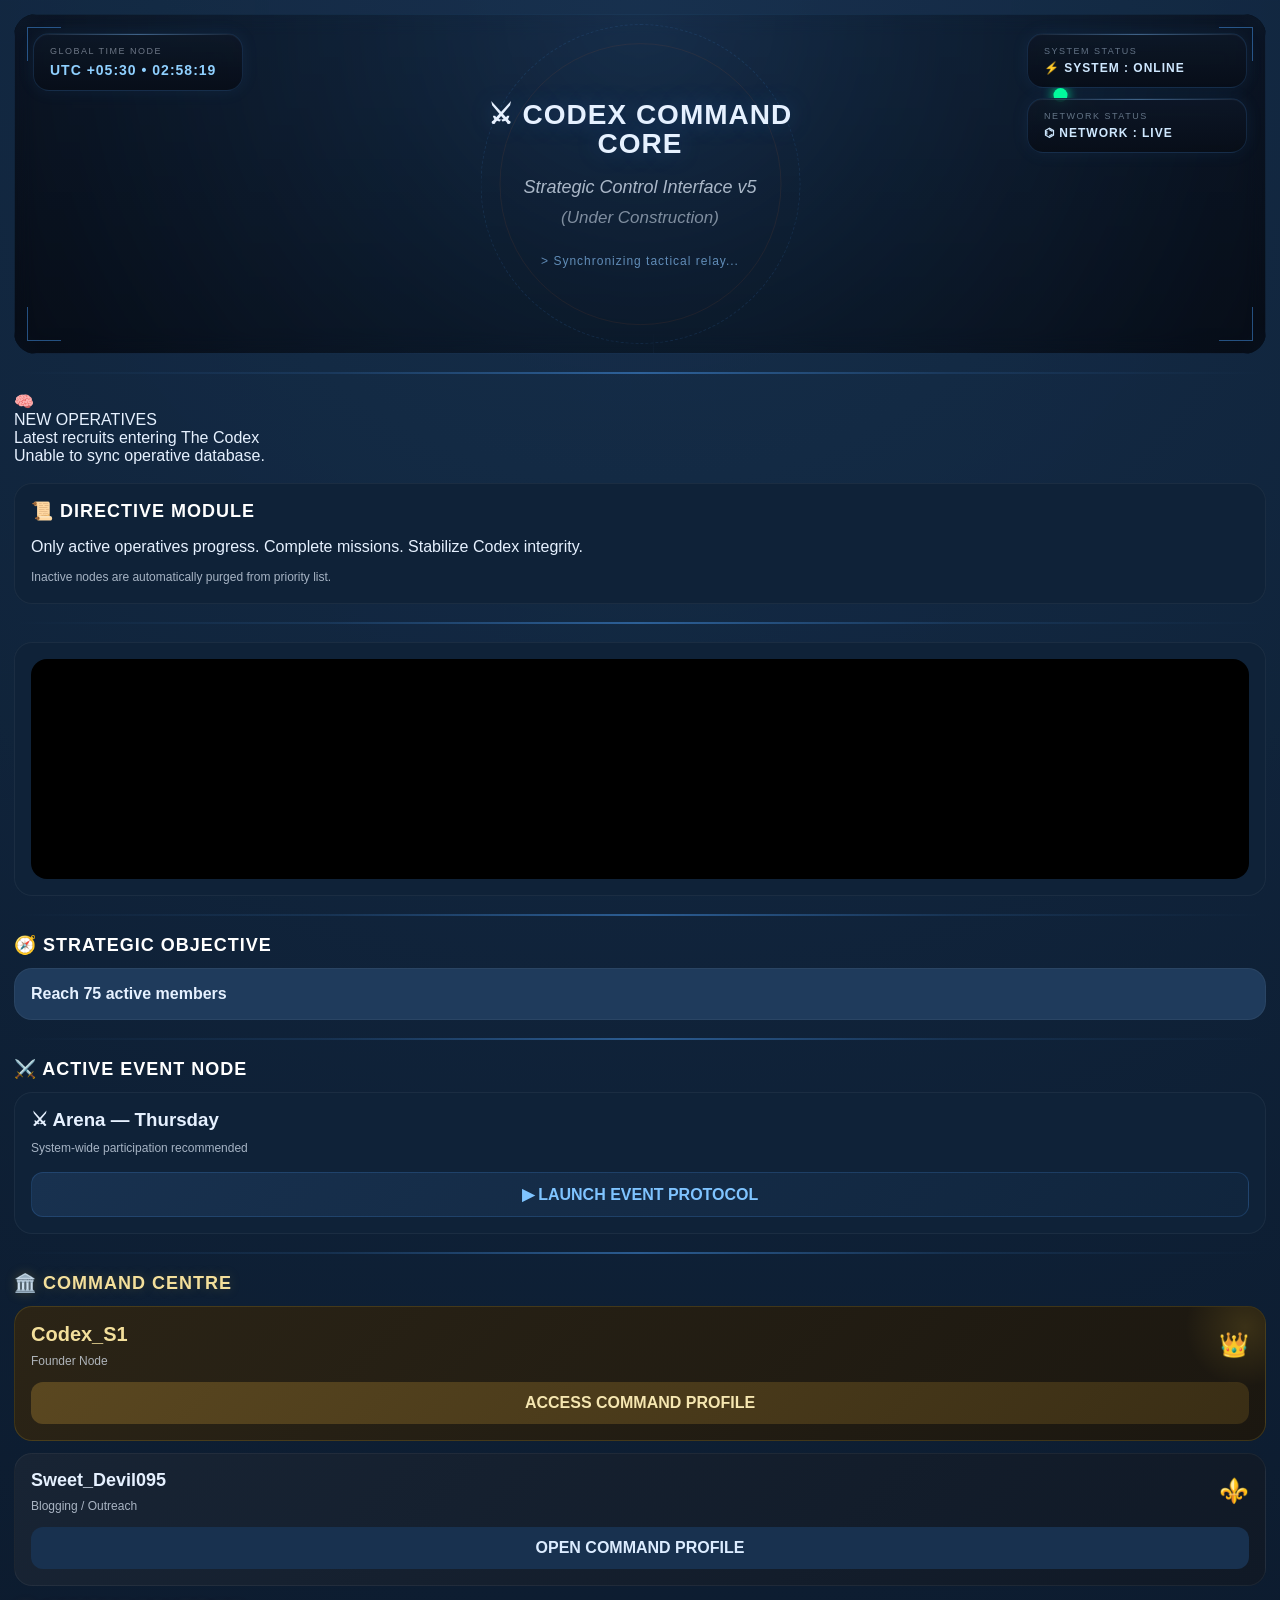
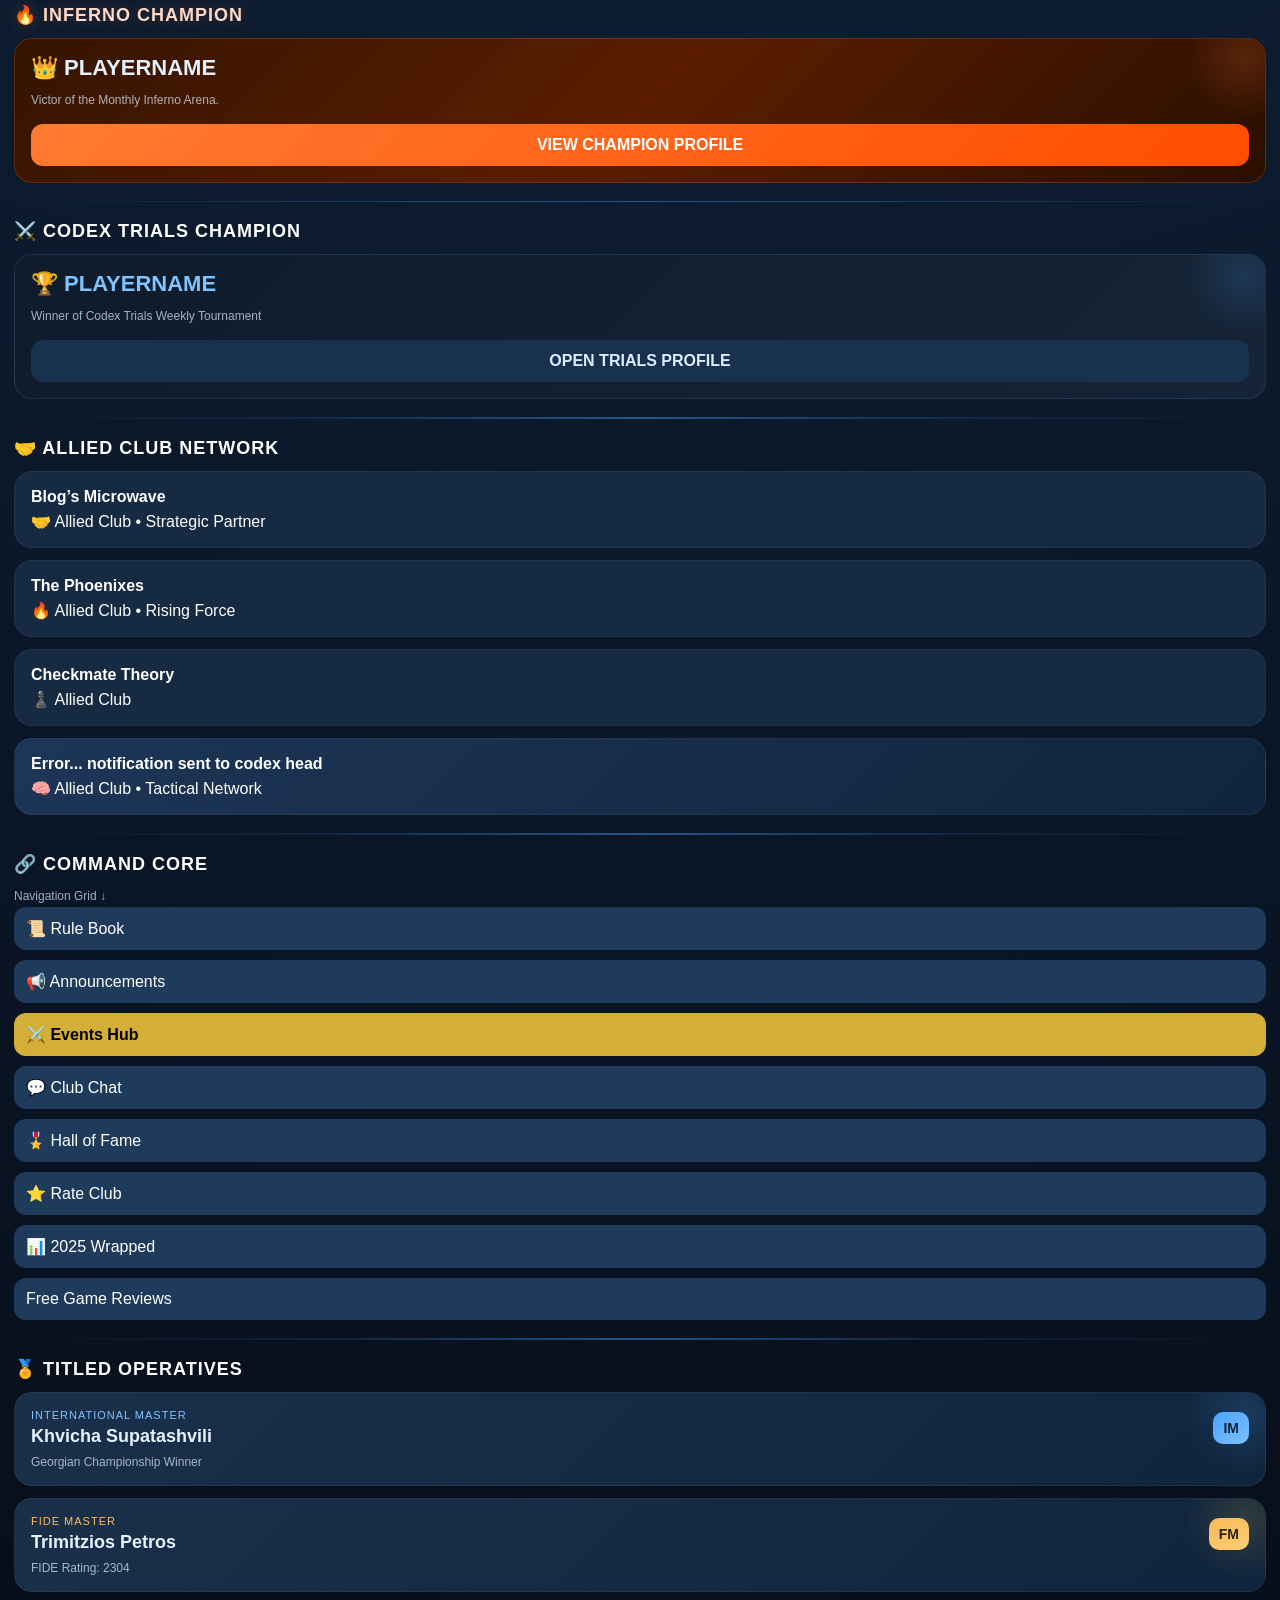
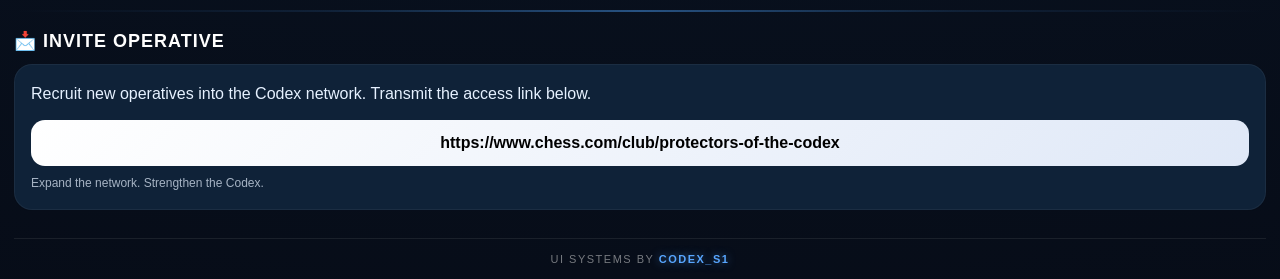
<file: index.html>
<!DOCTYPE html>
<html lang="en">
<head>
  <meta charset="UTF-8" />
  <meta
    name="viewport"
    content="width=device-width, initial-scale=1.0"
  />
  <title>Protectors Of The Codex</title>

 <link rel="stylesheet" href="https://samuel-thomas-sion.github.io/Codex-Sidebar-1-/style.css">
</head>

<body>

  <!-- BACKGROUND ENGINE -->
  <iframe
    class="particle-engine"
    src="https://samuel-thomas-sion.github.io/Codex-Sidebar-1-/particleengine.html"
    loading="lazy"
  ></iframe>

  <main class="codex-wrapper">

    <!-- HERO -->
    <section class="hero-section">
      <iframe
        class="hero-frame"
        src="https://samuel-thomas-sion.github.io/Codex-Sidebar-1-/herocard.html"
        scrolling="no"
        loading="lazy"
      ></iframe>
    </section>
     <div class="divider">
      <div class="scan-line"></div>
    </div>
    
<!-- =========================
     NEWEST OPERATIVES MODULE
========================= -->

<div class="codex-module">

  <div class="members-header">
    <div class="members-icon">🧠</div>

    <div>
      <div class="section-title">
        NEW OPERATIVES
      </div>

      <div class="members-sub">
        Latest recruits entering The Codex
      </div>
    </div>
  </div>

  <div id="codex-members-list">

    <!-- Loading Row -->
    <div class="member-row">
      <div class="member-avatar loading-avatar"></div>

      <div class="member-info">
        <div class="member-name">
          Syncing operative database...
        </div>

        <div class="member-joined">
          Establishing secure uplink
        </div>
      </div>
    </div>

  </div>

</div>

<script>
async function loadNewestOperatives() {

  const list = document.getElementById(
    "codex-members-list"
  );

  try {

    /* FETCH CLUB MEMBERS */
    const response = await fetch(
      "https://api.chess.com/pub/club/the-codex/members"
    );

    if(!response.ok){
      throw new Error("Club API failed");
    }

    const data = await response.json();

    /* COMBINE ALL MEMBERS */
    const members = [
      ...(data.weekly || []),
      ...(data.monthly || []),
      ...(data.all_time || [])
    ];

    /* REMOVE DUPLICATES */
    const uniqueMap = new Map();

    members.forEach(member => {

      if(
        !uniqueMap.has(member.username)
      ){
        uniqueMap.set(
          member.username,
          member
        );
      }

    });

    const uniqueMembers =
      Array.from(uniqueMap.values());

    /* SORT NEWEST FIRST */
    uniqueMembers.sort(
      (a,b) => b.joined - a.joined
    );

    /* TOP 3 */
    const newest =
      uniqueMembers.slice(0,3);

    /* FETCH PLAYER DATA */
    const fullData =
      await Promise.all(

        newest.map(async member => {

          try{

            const playerRes =
              await fetch(
                `https://api.chess.com/pub/player/${member.username}`
              );

            const player =
              await playerRes.json();

            return {

              username:
                member.username,

              joined:
                member.joined,

              avatar:
                player.avatar ||
                "https://images.chesscomfiles.com/uploads/v1/user/default.8bc7b.png"

            };

          }

          catch{

            return {

              username:
                member.username,

              joined:
                member.joined,

              avatar:
                "https://images.chesscomfiles.com/uploads/v1/user/default.8bc7b.png"

            };

          }

        })

      );

    /* BUILD HTML */
    list.innerHTML = fullData.map(member => {

      const joinedDate =
        new Date(
          member.joined * 1000
        );

      const formatted =
        joinedDate.toLocaleDateString(
          "en-US",
          {
            month:"short",
            day:"numeric"
          }
        );

      return `

      <a
        class="member-row"
        href="https://www.chess.com/member/${member.username}"
        target="_blank"
      >

        <img
          class="member-avatar"
          src="${member.avatar}"
          alt="${member.username}"
        >

        <div class="member-info">

          <div class="member-name">
            @${member.username}
          </div>

          <div class="member-joined">
            Joined ${formatted}
          </div>

        </div>

      </a>

      `;

    }).join("");

  }

  catch(error){

    console.error(error);

    list.innerHTML = `

      <div class="member-error">
        Unable to sync operative database.
      </div>

    `;

  }

}

window.addEventListener(
  "DOMContentLoaded",
  loadNewestOperatives
);
</script>

    <!-- DIRECTIVE -->
    <section class="module hover-card">
      <h2>📜 DIRECTIVE MODULE</h2>

      <p>
        Only active operatives progress.
        Complete missions. Stabilize Codex integrity.
      </p>

      <p class="small-text">
        Inactive nodes are automatically purged from priority list.
      </p>
    </section>

    <div class="divider">
      <div class="scan-line"></div>
    </div>

    <!-- RADIO -->
    <section class="module hover-card">
      <iframe
        class="radio-frame"
        src="https://www.youtube.com/embed/playlist?list=PLishVnabvbhC-aaPeOsU2TuPgFVLvrhcN"
        allowfullscreen
        loading="lazy"
      ></iframe>
    </section>

    <div class="divider">
      <div class="scan-line"></div>
    </div>

    <!-- OBJECTIVE -->
    <section>

      <h2>🧭 STRATEGIC OBJECTIVE</h2>

      <div class="objective-card hover-card">
        Reach 75 active members
      </div>

    </section>

    <div class="divider">
      <div class="scan-line"></div>
    </div>

    <!-- EVENT -->
    <section>

      <h2>⚔️ ACTIVE EVENT NODE</h2>

      <div class="module hover-card">

        <h3>⚔ Arena — Thursday</h3>

        <p class="small-text">
          System-wide participation recommended
        </p>

        <a
          class="event-btn"
          href="https://www.chess.com/play/arena/31183645?clubId=627467"
          target="_blank"
        >
          ▶ LAUNCH EVENT PROTOCOL
        </a>

      </div>

    </section>

    <div class="divider">
      <div class="scan-line"></div>
    </div>

    <!-- COMMAND CENTRE -->
    <section>

      <h2 class="gold-heading">🏛️ COMMAND CENTRE</h2>

      <div class="stack-grid">

        <!-- Founder -->
        <div class="founder-card hover-card">

          <div class="card-glow gold-glow"></div>

          <div class="top-row">
            <div>
              <div class="founder-name">
                Codex_S1
              </div>

              <div class="small-text">
                Founder Node
              </div>
            </div>

            <div class="icon-large">👑</div>
          </div>

          <a
            href="https://www.chess.com/member/codex_s1"
            target="_blank"
            class="gold-btn"
          >
            ACCESS COMMAND PROFILE
          </a>

        </div>

        <!-- Admin -->
        <div class="admin-card hover-card">

          <div class="top-row">
            <div>
              <div class="admin-name">
                Sweet_Devil095
              </div>

              <div class="small-text">
                Blogging / Outreach
              </div>
            </div>

            <div class="icon-large">⚜️</div>
          </div>

          <a
            href="https://www.chess.com/member/sweet_devil095"
            target="_blank"
            class="blue-btn"
          >
            OPEN COMMAND PROFILE
          </a>

        </div>

      </div>

    </section>

    <!-- INFERNO -->
    <section>

      <h2 class="inferno-heading">
        🔥 INFERNO CHAMPION
      </h2>

      <div class="inferno-card hover-card">

        <div class="card-glow inferno-glow"></div>

        <div class="champion-name">
          👑 PLAYERNAME
        </div>

        <p class="small-text">
          Victor of the Monthly Inferno Arena.
        </p>

        <a
          href="https://www.chess.com/member/PLAYERNAME"
          target="_blank"
          class="inferno-btn"
        >
          VIEW CHAMPION PROFILE
        </a>

      </div>

    </section>

    <div class="soft-divider"></div>

    <!-- TRIALS -->
    <section>

      <h2>⚔️ CODEX TRIALS CHAMPION</h2>

      <div class="trials-card hover-card">

        <div class="card-glow blue-glow"></div>

        <div class="champion-name blue-text">
          🏆 PLAYERNAME
        </div>

        <p class="small-text">
          Winner of Codex Trials Weekly Tournament
        </p>

        <a
          href="https://www.chess.com/member/PLAYERNAME"
          target="_blank"
          class="trial-btn"
        >
          OPEN TRIALS PROFILE
        </a>

      </div>

    </section>

    <div class="divider">
      <div class="scan-line"></div>
    </div>

    <!-- ALLIED NETWORK -->
    <section>

      <h2>🤝 ALLIED CLUB NETWORK</h2>

      <div class="stack-grid">

        <a
          class="ally-card hover-card"
          href="https://www.chess.com/club/blogs-microwave"
          target="_blank"
        >
          <strong>Blog’s Microwave</strong>
          <span>🤝 Allied Club • Strategic Partner</span>
        </a>

        <a
          class="ally-card hover-card"
          href="https://www.chess.com/club/the-phoenixes"
          target="_blank"
        >
          <strong>The Phoenixes</strong>
          <span>🔥 Allied Club • Rising Force</span>
        </a>

        <a
          class="ally-card hover-card"
          href="https://www.chess.com/club/checkmate-theory"
          target="_blank"
        >
          <strong>Checkmate Theory</strong>
          <span>♟️ Allied Club</span>
        </a>

        <div class="ally-card special-ally hover-card">
          <strong>
            Error... notification sent to codex head
          </strong>

          <span>
            🧠 Allied Club • Tactical Network
          </span>
        </div>

      </div>

    </section>

    <div class="divider">
      <div class="scan-line"></div>
    </div>

    <!-- COMMAND CORE -->
    <section>

      <h2>🔗 COMMAND CORE</h2>

      <p class="small-text">
        Navigation Grid ↓
      </p>

      <div class="command-core">

        <a href="https://www.chess.com/clubs/forum/view/club-rulebook-2">
          📜 Rule Book
        </a>

        <a href="https://www.chess.com/club/protectors-of-the-codex/announcements">
          📢 Announcements
        </a>

        <a
          class="gold-link"
          href="https://www.chess.com/clubs/events/protectors-of-the-codex"
        >
          ⚔️ Events Hub
        </a>

        <a href="https://www.chess.com/clubs/forum/view/chatty-chat-chat">
          💬 Club Chat
        </a>

        <a href="https://www.chess.com/clubs/forum/view/hall-of-fame-201">
          🎖️ Hall of Fame
        </a>

        <a href="https://strawpoll.com/w4nWWPoXWnA">
          ⭐ Rate Club
        </a>

        <a href="https://www.chessigma.com/wrapped">
          📊 2025 Wrapped
        </a>

        <a href="https://chess.day/">
          Free Game Reviews
        </a>

      </div>

    </section>

    <div class="divider">
      <div class="scan-line"></div>
    </div>

    <!-- TITLED -->
    <section>

      <h2>🏅 TITLED OPERATIVES</h2>

      <div class="stack-grid">

        <!-- IM -->
        <div class="title-card blue-card hover-card">

          <div class="card-glow blue-glow"></div>

          <div class="title-top">

            <div>
              <div class="title-rank blue-text">
                INTERNATIONAL MASTER
              </div>

              <div class="title-name">
                Khvicha Supatashvili
              </div>
            </div>

            <div class="badge blue-badge">
              IM
            </div>

          </div>

          <div class="small-text">
            Georgian Championship Winner
          </div>

        </div>

        <!-- FM -->
        <div class="title-card gold-card hover-card">

          <div class="card-glow gold-glow"></div>

          <div class="title-top">

            <div>
              <div class="title-rank gold-text">
                FIDE MASTER
              </div>

              <div class="title-name">
                Trimitzios Petros
              </div>
            </div>

            <div class="badge gold-badge">
              FM
            </div>

          </div>

          <div class="small-text">
            FIDE Rating: 2304
          </div>

        </div>

      </div>

    </section>

    <div class="divider">
      <div class="scan-line"></div>
    </div>

    <!-- INVITE -->
    <section>

      <h2>📩 INVITE OPERATIVE</h2>

      <div class="module hover-card">

        <p class="invite-text">
          Recruit new operatives into the Codex network.
          Transmit the access link below.
        </p>

        <div class="invite-box">

          <a
            href="https://www.chess.com/club/protectors-of-the-codex"
            target="_blank"
          >
            https://www.chess.com/club/protectors-of-the-codex
          </a>

        </div>

        <p class="small-text">
          Expand the network. Strengthen the Codex.
        </p>

      </div>

    </section>

    <!-- FOOTER -->
    <footer class="footer">
      UI Systems by
      <span>Codex_S1</span>
    </footer>

  </main>

  <script src="https://samuel-thomas-sion.github.io/Codex-Sidebar-1-/script.js"></script>

</body>
</html>
</file>
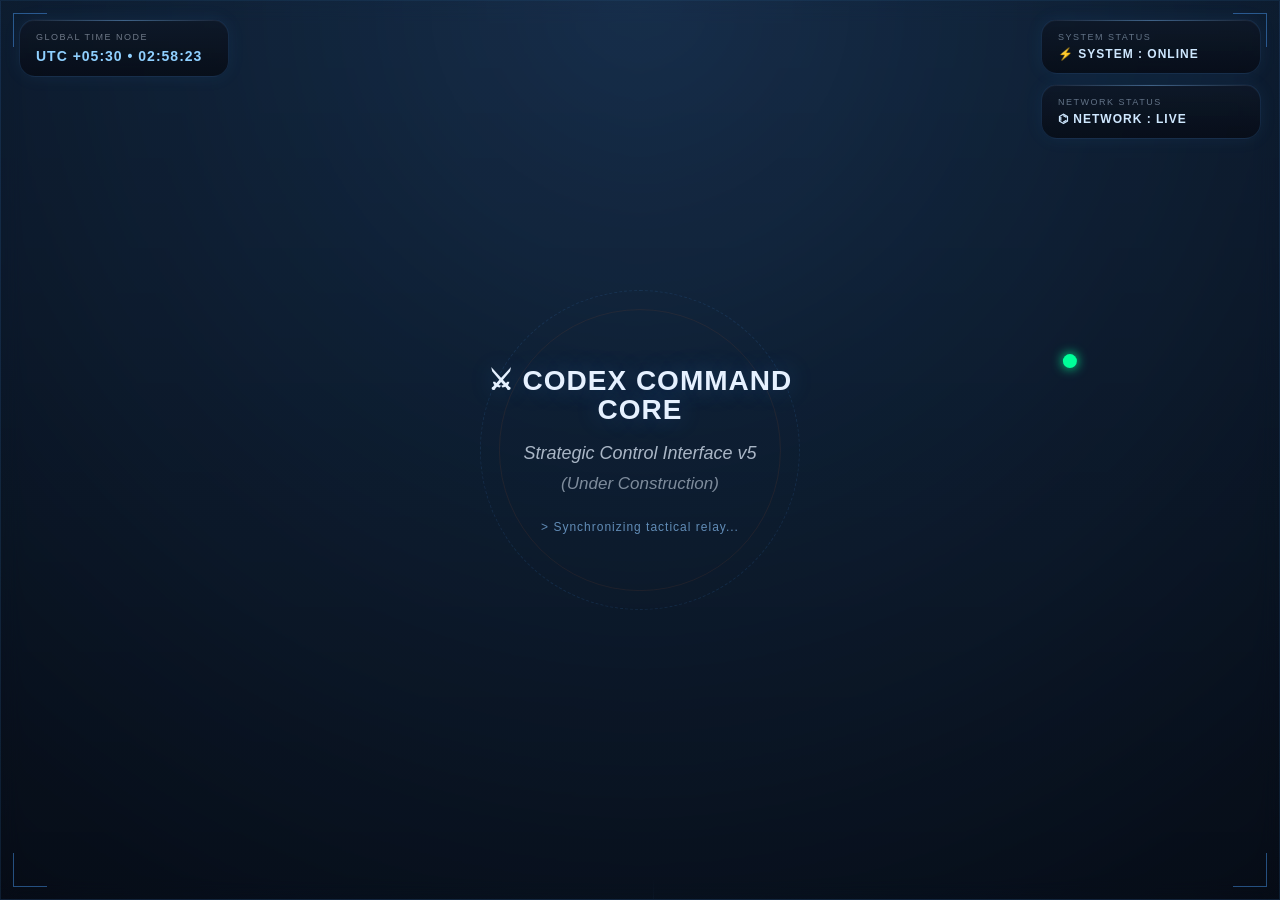
<file: herocard.html>
<!DOCTYPE html>
<html lang="en">
<head>
<meta charset="UTF-8" />
<meta name="viewport" content="width=device-width, initial-scale=1.0"/>

<title>Codex Hero Core</title>

<style>

*{
margin:0;
padding:0;
box-sizing:border-box;
font-family:Arial, sans-serif;
}

body{
width:100vw;
height:100vh;
overflow:hidden;
background:
radial-gradient(circle at top,
#18314f 0%,
#0f2238 38%,
#070d18 100%);
color:#e6f1ff;
}

/* MAIN HERO */

.hero-core{
position:relative;
width:100%;
height:100vh;
overflow:hidden;
border:1px solid rgba(77,163,255,0.12);
background:
linear-gradient(
180deg,
rgba(20,35,58,0.18),
rgba(5,10,18,0.26)
);
backdrop-filter:blur(10px);
}

/* CORNER BRACKETS */

.corner{
position:absolute;
width:34px;
height:34px;
opacity:.45;
z-index:5;
}

.corner.tl{
top:12px;
left:12px;
border-top:1px solid #4da3ff;
border-left:1px solid #4da3ff;
}

.corner.tr{
top:12px;
right:12px;
border-top:1px solid #4da3ff;
border-right:1px solid #4da3ff;
}

.corner.bl{
bottom:12px;
left:12px;
border-bottom:1px solid #4da3ff;
border-left:1px solid #4da3ff;
}

.corner.br{
bottom:12px;
right:12px;
border-bottom:1px solid #4da3ff;
border-right:1px solid #4da3ff;
}

/* SCANLINE */

.scanline{
position:absolute;
top:-100%;
left:0;
width:100%;
height:140px;
background:
linear-gradient(
to bottom,
rgba(77,163,255,0),
rgba(77,163,255,0.08),
rgba(77,163,255,0)
);
animation:scanMove 8s linear infinite;
pointer-events:none;
z-index:2;
}

@keyframes scanMove{
0%{top:-20%;}
100%{top:120%;}
}

/* DATA STREAMS */

.stream{
position:absolute;
bottom:-120px;
width:1px;
background:
linear-gradient(
to top,
rgba(77,163,255,0),
rgba(77,163,255,.35),
rgba(77,163,255,0)
);
opacity:.35;
animation:streamRise linear infinite;
}

@keyframes streamRise{
from{
transform:translateY(0);
}
to{
transform:translateY(-160vh);
}
}

/* STATUS STACK */

.status-stack{
position:absolute;
top:18px;
right:18px;
display:flex;
flex-direction:column;
gap:10px;
z-index:20;
}

/* CLOCK CARD */

.clock-wrapper{
position:absolute;
top:18px;
left:18px;
z-index:20;
}

/* SOFT PADDED CARD STYLE */

.soft-card{
background:
linear-gradient(
180deg,
rgba(14,24,40,0.88),
rgba(8,14,24,0.92)
);

border:
1px solid rgba(77,163,255,0.16);

padding:12px 16px;

border-radius:16px;

backdrop-filter:blur(14px);

box-shadow:
0 0 18px rgba(77,163,255,0.08),
inset 0 1px 0 rgba(255,255,255,0.04);

position:relative;

overflow:hidden;

transition:all .35s ease;
}

/* CARD TOP GLOW */

.soft-card::before{
content:"";
position:absolute;
top:0;
left:0;
width:100%;
height:1px;
background:
linear-gradient(
90deg,
transparent,
rgba(120,190,255,0.6),
transparent
);
opacity:.7;
}

/* STATUS CARDS */

.status-card{
min-width:220px;
font-size:11px;
letter-spacing:1px;
color:#cfe8ff;
text-transform:uppercase;
}

.status-label{
font-size:9px;
opacity:.45;
margin-bottom:5px;
letter-spacing:1.5px;
}

.status-main{
font-size:12px;
font-weight:700;
}

/* CLOCK */

.clock-card{
min-width:210px;
text-align:left;
}

.clock-title{
font-size:9px;
opacity:.45;
letter-spacing:1.5px;
margin-bottom:6px;
}

.clock-time{
font-size:14px;
font-weight:700;
color:#8fd0ff;
letter-spacing:1px;
}

/* HERO CENTER */

.center-core{
position:absolute;
top:50%;
left:50%;
transform:translate(-50%,-50%);
text-align:center;
width:90%;
z-index:6;
}

/* TACTICAL RING */

.ring{
position:absolute;
top:50%;
left:50%;
transform:translate(-50%,-50%);
width:320px;
height:320px;
border-radius:50%;
border:
1px dashed rgba(77,163,255,0.12);
animation:ringRotate 22s linear infinite;
pointer-events:none;
}

.ring::before{
content:"";
position:absolute;
inset:18px;
border-radius:50%;
border:
1px solid rgba(255,120,40,0.08);
}

@keyframes ringRotate{
from{
transform:translate(-50%,-50%) rotate(0deg);
}
to{
transform:translate(-50%,-50%) rotate(360deg);
}
}

/* LIVE NODE */

.live-node{
width:14px;
height:14px;
border-radius:50%;
background:#00ff99;
position:absolute;
top:-12px;
right:12%;
box-shadow:
0 0 12px #00ff99;
animation:nodePulse 2s infinite;
}

@keyframes nodePulse{
0%{transform:scale(1);}
50%{transform:scale(1.3);}
100%{transform:scale(1);}
}

/* TITLE */

.hero-title{
font-size:28px;
line-height:1.05;
font-weight:800;
letter-spacing:1px;
text-shadow:
0 0 24px rgba(77,163,255,0.25);
position:relative;
z-index:5;
}

/* SUBTITLE */

.subtitle{
margin-top:18px;
font-size:18px;
opacity:.72;
font-style:italic;
}

.subtitle2{
margin-top:10px;
font-size:17px;
opacity:.52;
font-style:italic;
}

/* FEED */

.feed{
margin-top:26px;
font-size:12px;
letter-spacing:1px;
opacity:.65;
color:#8ec8ff;
min-height:14px;
}

/* PULSE */

.heroPulse{
animation:heroPulse .5s ease;
}

@keyframes heroPulse{
0%{
box-shadow:0 0 0 rgba(77,163,255,0);
}
50%{
box-shadow:0 0 42px rgba(77,163,255,.25);
}
100%{
box-shadow:0 0 0 rgba(77,163,255,0);
}
}

</style>
</head>

<body>

<div class="hero-core" id="hero">

  <!-- CORNERS -->
  <div class="corner tl"></div>
  <div class="corner tr"></div>
  <div class="corner bl"></div>
  <div class="corner br"></div>

  <!-- SCAN -->
  <div class="scanline"></div>

  <!-- STREAMS -->
  <div class="stream" style="left:8%;height:80px;animation-duration:7s;"></div>
  <div class="stream" style="left:18%;height:120px;animation-duration:11s;"></div>
  <div class="stream" style="left:33%;height:90px;animation-duration:9s;"></div>
  <div class="stream" style="left:51%;height:140px;animation-duration:13s;"></div>
  <div class="stream" style="left:64%;height:80px;animation-duration:8s;"></div>
  <div class="stream" style="left:78%;height:110px;animation-duration:10s;"></div>
  <div class="stream" style="left:91%;height:95px;animation-duration:12s;"></div>

  <!-- CLOCK -->
  <div class="clock-wrapper">

    <div class="soft-card clock-card">

      <div class="clock-title">
        GLOBAL TIME NODE
      </div>

      <div class="clock-time" id="clockCard">
        UTC +05:30 • 00:00:00
      </div>

    </div>

  </div>

  <!-- STATUS STACK -->
  <div class="status-stack">

    <div class="soft-card status-card" id="status1">

      <div class="status-label">
        SYSTEM STATUS
      </div>

      <div class="status-main">
        ⚡ SYSTEM : ONLINE
      </div>

    </div>

    <div class="soft-card status-card" id="status2">

      <div class="status-label">
        NETWORK STATUS
      </div>

      <div class="status-main">
        ⌬ NETWORK : LIVE
      </div>

    </div>

  </div>

  <!-- HERO CENTER -->
  <div class="center-core">

    <div class="ring"></div>

    <div class="live-node" id="node"></div>

    <div class="hero-title">
      ⚔ CODEX COMMAND<br/>
      CORE
    </div>

    <div class="subtitle">
      Strategic Control Interface v5
    </div>

    <div class="subtitle2">
      (Under Construction)
    </div>

    <div class="feed" id="feed">
      > Synchronizing tactical relay...
    </div>

  </div>

</div>

<script>

const statusA = [
"⚡ SYSTEM : ONLINE",
"📡 RADIO : ACTIVE",
"🛰 SIGNAL : STABLE",
"🧠 AI CORE : READY"
];

const statusB = [
"⌬ NETWORK : LIVE",
"⚔ EVENT GRID : ACTIVE",
"🔒 SECURITY : STABLE",
"📁 DATASTREAM : LINKED"
];

const feeds = [
"> Synchronizing tactical relay...",
"> Arena systems stabilized",
"> New operative detected",
"> Tactical uplink completed",
"> Command node secured"
];

let a = 0;
let b = 0;
let f = 0;

const s1 = document.getElementById("status1");
const s2 = document.getElementById("status2");
const feed = document.getElementById("feed");
const hero = document.getElementById("hero");
const node = document.getElementById("node");

setInterval(()=>{

a=(a+1)%statusA.length;
b=(b+1)%statusB.length;
f=(f+1)%feeds.length;

s1.querySelector(".status-main").innerHTML=statusA[a];
s2.querySelector(".status-main").innerHTML=statusB[b];
feed.innerHTML=feeds[f];

hero.classList.add("heroPulse");

node.style.boxShadow="0 0 28px #00ff99";

setTimeout(()=>{
hero.classList.remove("heroPulse");
node.style.boxShadow="0 0 12px #00ff99";
},500);

},3000);

/* CLOCK */

function updateClock(){

const now = new Date();

const time =
now.toLocaleTimeString(
'en-GB',
{
hour12:false,
timeZone:'Asia/Kolkata'
}
);

document.getElementById("clockCard").innerHTML =
"UTC +05:30 • " + time;

}

setInterval(updateClock,1000);
updateClock();

</script>

</body>
</html>
</file>
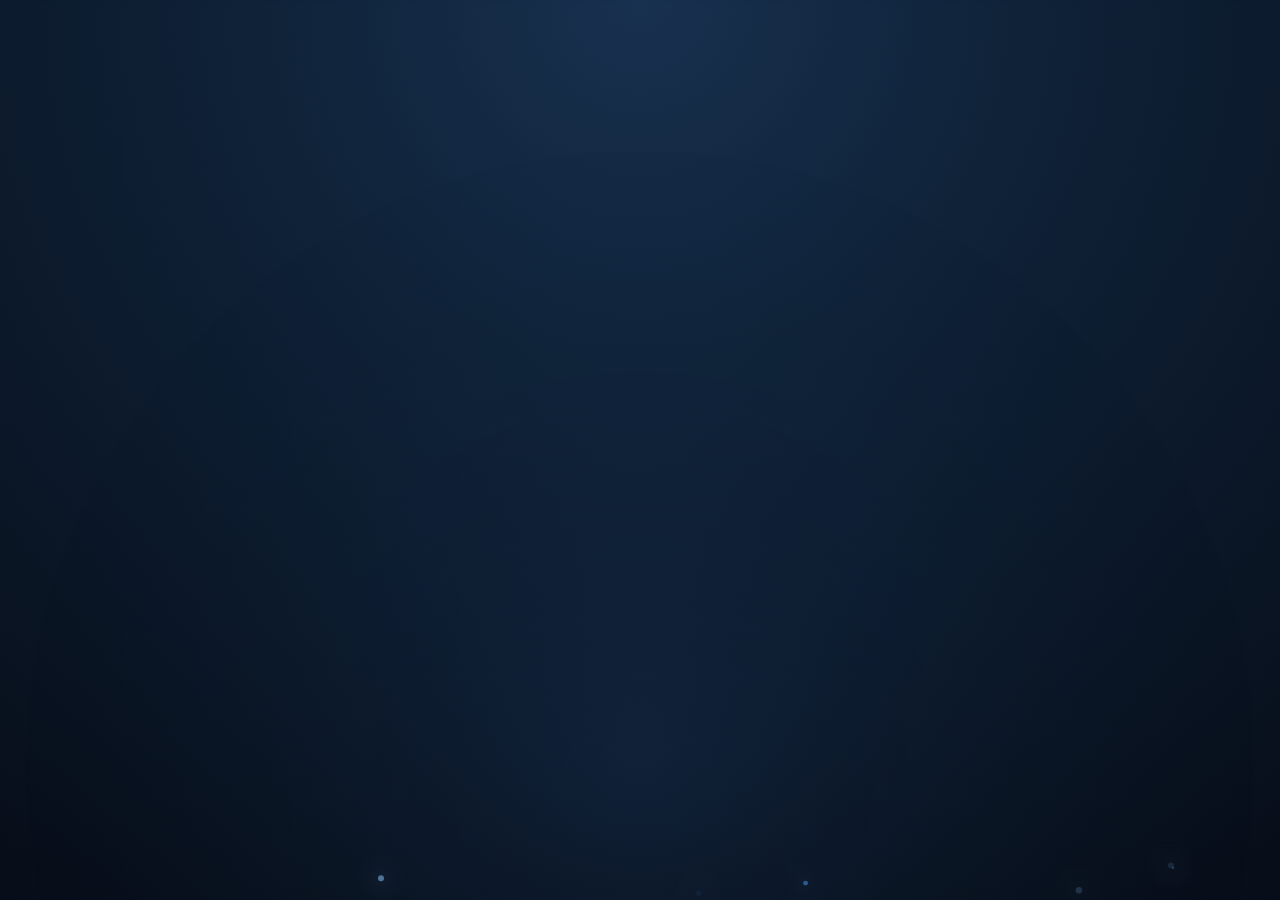
<file: particleengine.html>
<!DOCTYPE html>
<html lang="en">
<head>
<meta charset="UTF-8" />
<meta name="viewport" content="width=device-width, initial-scale=1.0"/>

<title>Codex Atmosphere Engine</title>

<style>
html, body {
    margin: 0;
    padding: 0;
    overflow: hidden;
    width: 100%;
    height: 100%;
    background:
        radial-gradient(circle at top,#18314f 0%,#0f2238 35%,#070d18 100%);
}

/* Canvas */
canvas {
    display: block;
    width: 100%;
    height: 100%;
}

/* Tactical Grid Overlay */
.codex-grid {
    position: absolute;
    inset: 0;
    pointer-events: none;

    background:
        linear-gradient(rgba(77,163,255,0.025) 1px, transparent 1px),
        linear-gradient(90deg, rgba(77,163,255,0.025) 1px, transparent 1px);

    background-size: 42px 42px;

    opacity: 0.28;

    animation: gridMove 14s linear infinite;
}

@keyframes gridMove {
    from {
        transform: translateY(0px);
    }
    to {
        transform: translateY(42px);
    }
}
</style>
</head>

<body>

<canvas id="engine"></canvas>
<div class="codex-grid"></div>

<script>
const canvas = document.getElementById("engine");
const ctx = canvas.getContext("2d");

let w, h;

function resize() {
    w = canvas.width = window.innerWidth;
    h = canvas.height = window.innerHeight;
}
resize();

window.addEventListener("resize", resize);

/* =========================================
   PARTICLES
========================================= */

const particles = [];
const particleCount = 140;

class Particle {

    constructor() {
        this.reset();
    }

    reset() {

        this.x = Math.random() * w;

        /* Spawn from bottom */
        this.y = h + Math.random() * h;

        this.size = Math.random() * 2.8 + 0.5;

        /* Upward movement */
        this.speedY = Math.random() * 1.7 + 0.4;

        /* Slight drift */
        this.speedX = (Math.random() - 0.5) * 0.4;

        this.opacity = Math.random() * 0.5 + 0.15;

        /* Sidebar palette */
        const roll = Math.random();

        if (roll > 0.96) {
            this.color = "255,140,0";
        } else if (roll > 0.6) {
            this.color = "140,200,255";
        } else {
            this.color = "77,163,255";
        }

        this.pulse = Math.random() * Math.PI * 2;
    }

    update() {

        this.y -= this.speedY;
        this.x += this.speedX;

        this.pulse += 0.03;

        /* Respawn */
        if (this.y < -30) {

    this.x = Math.random() * w;

    this.y = h + 30;

    this.size = Math.random() * 2.8 + 0.5;

    this.speedY = Math.random() * 1.7 + 0.4;

    this.speedX = (Math.random() - 0.5) * 0.4;

    this.opacity = Math.random() * 0.5 + 0.15;

    const roll = Math.random();

    if (roll > 0.96) {
        this.color = "255,140,0";
    } else if (roll > 0.6) {
        this.color = "140,200,255";
    } else {
        this.color = "77,163,255";
    }
}
    }

    draw() {

        const glow = Math.sin(this.pulse) * 0.35 + 0.65;

        ctx.beginPath();

        ctx.fillStyle =
            `rgba(${this.color}, ${this.opacity * glow})`;

        ctx.shadowColor =
            `rgba(${this.color}, 1)`;

        ctx.shadowBlur = 18;

        ctx.arc(this.x, this.y, this.size, 0, Math.PI * 2);

        ctx.fill();

        ctx.shadowBlur = 0;
    }
}

/* Generate particles */
for (let i = 0; i < particleCount; i++) {
    particles.push(new Particle());
}

/* =========================================
   SCAN LINE
========================================= */

let scanY = -80;

function drawScanline() {

    const gradient = ctx.createLinearGradient(
        0,
        scanY - 50,
        0,
        scanY + 50
    );

    gradient.addColorStop(0, "rgba(0,0,0,0)");
    gradient.addColorStop(0.5, "rgba(77,163,255,0.08)");
    gradient.addColorStop(1, "rgba(0,0,0,0)");

    ctx.fillStyle = gradient;

    ctx.fillRect(0, scanY - 50, w, 100);

    scanY += 1.4;

    if (scanY > h + 80) {
        scanY = -80;
    }
}

/* =========================================
   AMBIENT GLOW BURSTS
========================================= */

function drawAmbientGlow() {

    const glow = ctx.createRadialGradient(
        w / 2,
        h * 0.85,
        0,
        w / 2,
        h * 0.85,
        h * 0.7
    );

    glow.addColorStop(0, "rgba(77,163,255,0.08)");
    glow.addColorStop(1, "rgba(0,0,0,0)");

    ctx.fillStyle = glow;

    ctx.fillRect(0,0,w,h);
}

/* =========================================
   LOOP
========================================= */

function animate() {

    ctx.clearRect(0,0,w,h);

    drawAmbientGlow();

    particles.forEach(p => {
        p.update();
        p.draw();
    });

    drawScanline();

    requestAnimationFrame(animate);
}

animate();
</script>

</body>
</html>
</file>
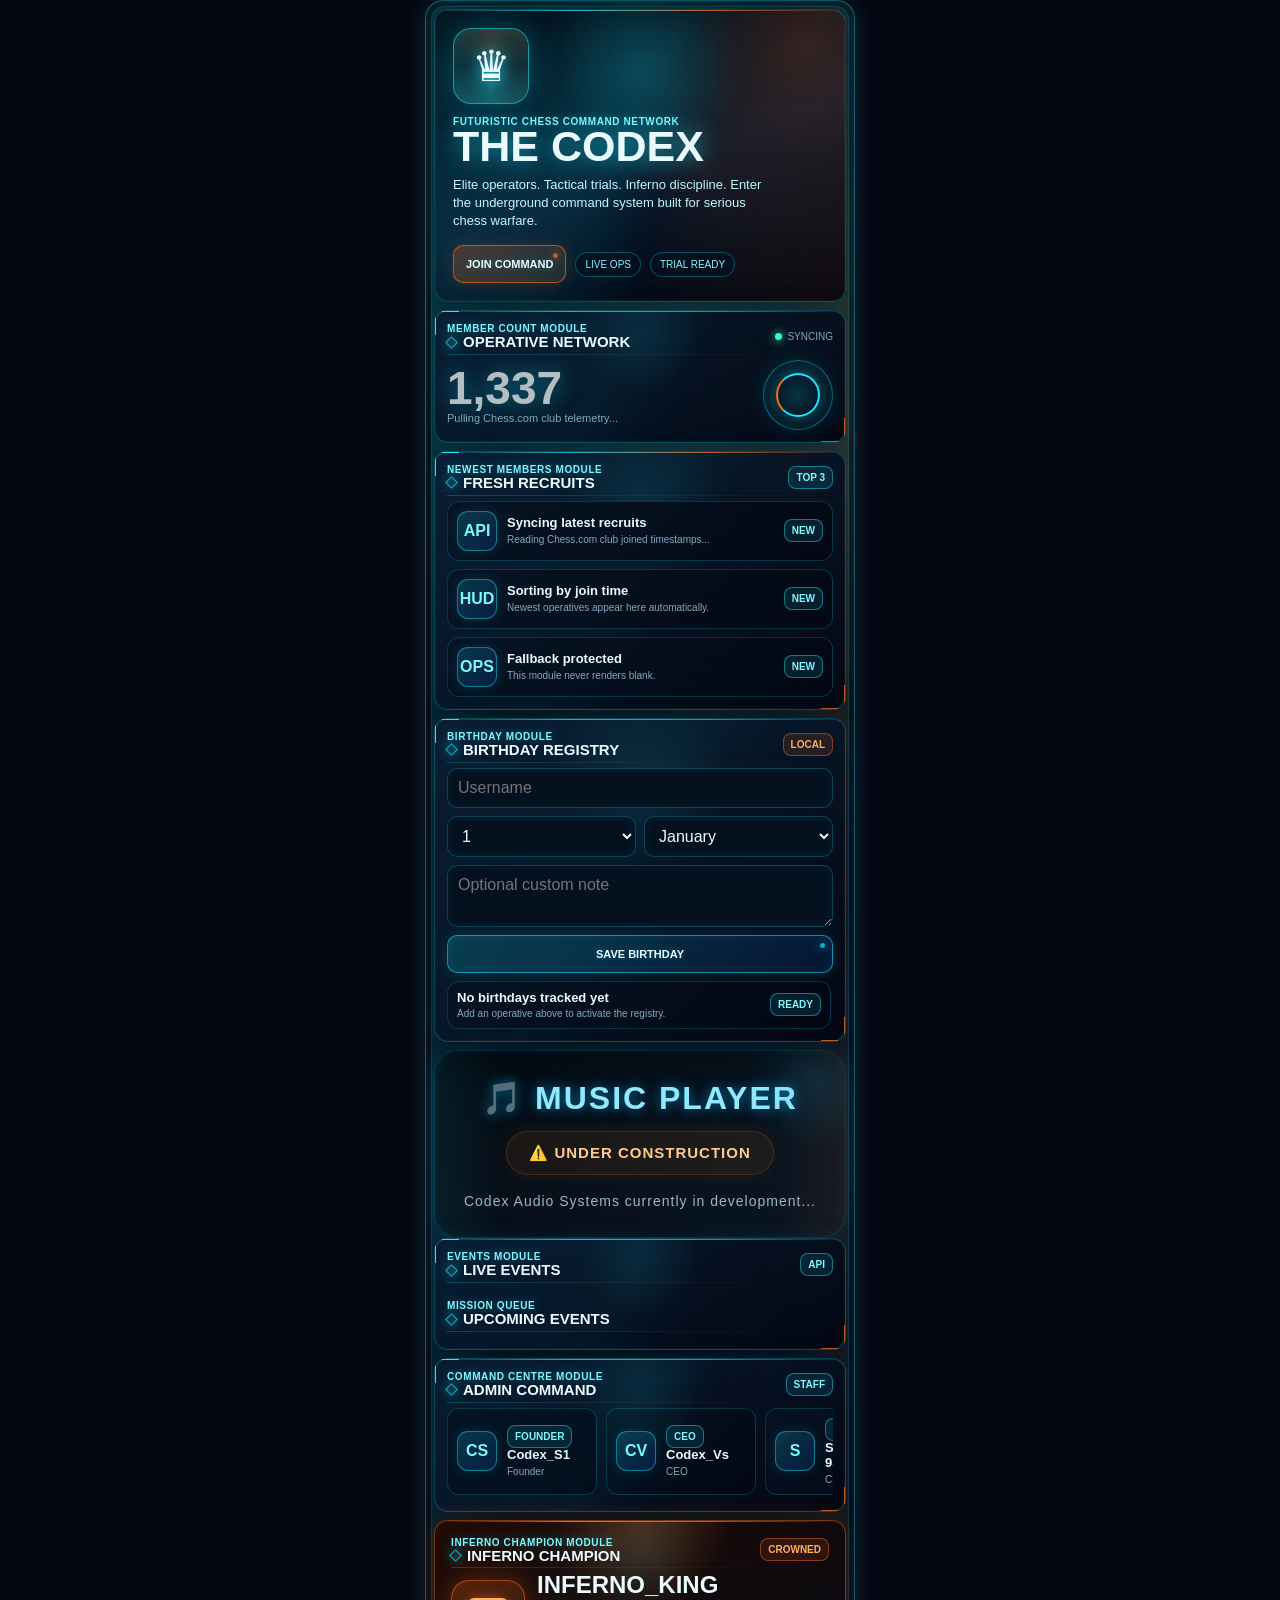
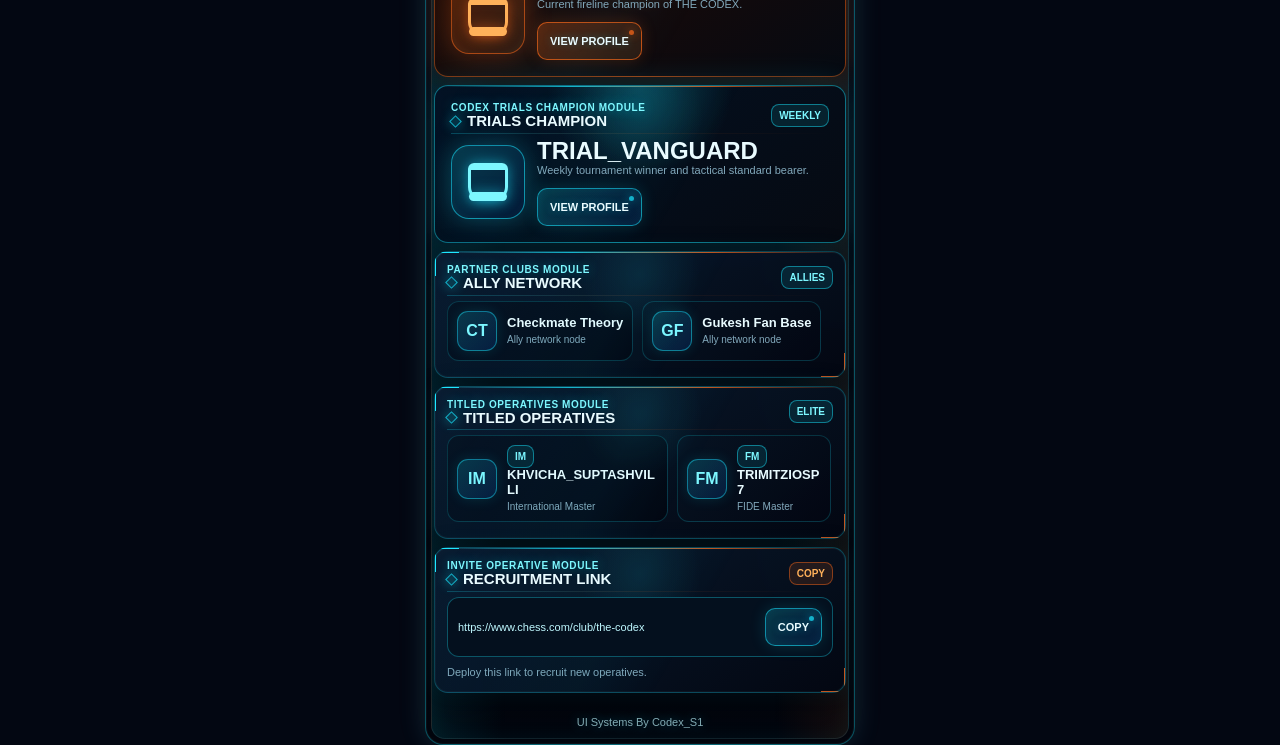
<file: TheFinal.html>
<!doctype html>
<html lang="en">
<head>
  <meta charset="utf-8">
  <meta name="viewport" content="width=device-width, initial-scale=1, viewport-fit=cover">
  <title>THE CODEX</title>

  <style>
    :root {
      --bg: #030712;
      --panel: #071323;
      --panel-2: #0a1d33;
      --cyan: #19e6ff;
      --cyan-2: #7df7ff;
      --blue: #1268ff;
      --orange: #ff6a1a;
      --orange-2: #ffb15a;
      --text: #e9fbff;
      --muted: #82a8bb;
      --line: rgba(25, 230, 255, 0.26);
      --ok: #32ffbd;
    }

    * {
      box-sizing: border-box;
      min-width: 0;
    }

    html,
    body {
      width: 100%;
      margin: 0;
      padding: 0;
      overflow-x: hidden;
      background: var(--bg);
      color: var(--text);
      font-family: Rajdhani, Orbitron, Eurostile, Arial, sans-serif;
      letter-spacing: 0;
      scrollbar-color: var(--cyan) #06101d;
      scrollbar-width: thin;
    }

    body::-webkit-scrollbar,
    .scroll-zone::-webkit-scrollbar {
      width: 8px;
      height: 8px;
    }

    body::-webkit-scrollbar-track,
    .scroll-zone::-webkit-scrollbar-track {
      background: #06101d;
      border-radius: 20px;
    }

    body::-webkit-scrollbar-thumb,
    .scroll-zone::-webkit-scrollbar-thumb {
      background: linear-gradient(180deg, var(--cyan), var(--blue));
      border-radius: 20px;
      box-shadow: 0 0 12px var(--cyan);
    }

    a {
      color: inherit;
      text-decoration: none;
    }

    button,
    input,
    select,
    textarea {
      font: inherit;
    }

    button {
      cursor: pointer;
    }

    .codex-shell {
      --mx: 50%;
      --my: 18%;
      --scan-travel: 1400px;
      position: relative;
      isolation: isolate;
      width: 100%;
      max-width: 430px;
      margin: 0 auto;
      padding: 8px;
      overflow: hidden;
      border: 1px solid rgba(25, 230, 255, 0.34);
      border-radius: 18px;
      background:
        radial-gradient(circle at 50% 0%, rgba(25, 230, 255, 0.16), transparent 28%),
        radial-gradient(circle at 100% 18%, rgba(255, 106, 26, 0.11), transparent 22%),
        linear-gradient(180deg, #02050d, #071323 48%, #02050d);
      box-shadow:
        0 0 0 1px rgba(255, 255, 255, 0.04) inset,
        0 0 26px rgba(25, 230, 255, 0.14),
        0 0 36px rgba(255, 106, 26, 0.06);
    }

    @keyframes shellSignal {
      0%,
      100% {
        box-shadow:
          0 0 0 1px rgba(255, 255, 255, 0.04) inset,
          0 0 22px rgba(25, 230, 255, 0.12),
          0 0 34px rgba(255, 106, 26, 0.05);
      }

      50% {
        box-shadow:
          0 0 0 1px rgba(255, 255, 255, 0.05) inset,
          0 0 34px rgba(25, 230, 255, 0.2),
          0 0 42px rgba(255, 106, 26, 0.09);
      }
    }

    .codex-shell::before {
      content: "";
      position: fixed;
      inset: 0;
      z-index: 3;
      pointer-events: none;
      opacity: 0.18;
      mix-blend-mode: screen;
      background:
        repeating-linear-gradient(
          180deg,
          rgba(255, 255, 255, 0.035) 0,
          rgba(255, 255, 255, 0.035) 1px,
          transparent 1px,
          transparent 5px
        );
    }

    .codex-shell::after {
      content: "";
      position: absolute;
      inset: 5px;
      z-index: 0;
      pointer-events: none;
      border: 1px solid rgba(125, 247, 255, 0.12);
      border-radius: 14px;
      background:
        radial-gradient(circle at var(--mx) var(--my), rgba(25, 230, 255, 0.16), transparent 22%),
        linear-gradient(90deg, rgba(25, 230, 255, 0.08), transparent 18%, transparent 82%, rgba(255, 106, 26, 0.08));
      box-shadow: inset 0 0 22px rgba(25, 230, 255, 0.06);
    }

    .particle-field,
    .scan-refresh {
      position: absolute;
      inset: 0;
      pointer-events: none;
    }

    .particle-field {
      bottom: auto;
      z-index: 0;
      width: 100%;
      height: 720px;
      opacity: 0.72;
      mix-blend-mode: screen;
    }

    .scan-refresh {
      z-index: 2;
      overflow: hidden;
      border-radius: 18px;
      mix-blend-mode: screen;
    }

    .scan-refresh::before {
      content: "";
      position: absolute;
      right: -16%;
      left: -16%;
      height: 52px;
      top: -110px;
      opacity: 0;
      will-change: transform, opacity;
      background:
        linear-gradient(
          180deg,
          transparent,
          rgba(25, 230, 255, 0.08),
          rgba(125, 247, 255, 0.34),
          rgba(255, 106, 26, 0.12),
          transparent
        );
      box-shadow:
        0 0 26px rgba(25, 230, 255, 0.34),
        0 0 42px rgba(255, 106, 26, 0.12);
    }

    .scan-refresh.is-scanning::before {
      animation: scanRefresh 720ms ease-out;
    }

    @keyframes scanRefresh {
      0% {
        opacity: 0;
        transform: translate3d(0, -120px, 0);
      }

      3% {
        opacity: 1;
      }

      10% {
        opacity: 0.82;
      }

      16%,
      100% {
        opacity: 0;
        transform: translate3d(0, var(--scan-travel), 0);
      }
    }

    .module {
      position: relative;
      z-index: 1;
      margin: 0 0 8px;
      padding: 12px;
      overflow: hidden;
      border: 1px solid var(--line);
      border-radius: 14px;
      background:
        linear-gradient(var(--cyan) 0 0) top left / 24px 1px no-repeat,
        linear-gradient(var(--cyan) 0 0) top left / 1px 24px no-repeat,
        linear-gradient(rgba(255, 106, 26, 0.75) 0 0) bottom right / 24px 1px no-repeat,
        linear-gradient(rgba(255, 106, 26, 0.75) 0 0) bottom right / 1px 24px no-repeat,
        linear-gradient(145deg, rgba(10, 29, 51, 0.94), rgba(3, 7, 18, 0.97)),
        radial-gradient(circle at 100% 0%, rgba(25, 230, 255, 0.14), transparent 30%);
      box-shadow:
        0 0 0 1px rgba(255, 255, 255, 0.03) inset,
        0 12px 35px rgba(0, 0, 0, 0.33),
        0 0 22px rgba(25, 230, 255, 0.08);
      transition:
        transform 0.2s ease,
        border-color 0.2s ease,
        box-shadow 0.2s ease,
        background 0.2s ease;
    }

    .module:hover {
      transform: translateY(-1px);
      border-color: rgba(25, 230, 255, 0.4);
      box-shadow:
        0 0 0 1px rgba(255, 255, 255, 0.04) inset,
        0 14px 34px rgba(0, 0, 0, 0.36),
        0 0 26px rgba(25, 230, 255, 0.12);
    }

    .module::before {
      content: "";
      position: absolute;
      top: 0;
      right: 0;
      left: 0;
      height: 1px;
      opacity: 0.75;
      background: linear-gradient(90deg, transparent, var(--cyan), var(--orange), transparent);
    }

    @keyframes moduleSweep {
      0%,
      100% {
        opacity: 0.45;
        transform: translateX(-18%);
      }

      50% {
        opacity: 0.95;
        transform: translateX(18%);
      }
    }

    .module::after {
      content: "";
      position: absolute;
      inset: 0;
      pointer-events: none;
      opacity: 0.7;
      background:
        radial-gradient(circle at var(--mx) var(--my), rgba(25, 230, 255, 0.12), transparent 26%),
        linear-gradient(
          120deg,
          transparent 0%,
          rgba(25, 230, 255, 0.055) 45%,
          transparent 63%
        );
    }

    .section-head {
      position: relative;
      z-index: 1;
      display: flex;
      align-items: center;
      justify-content: space-between;
      gap: 10px;
      margin-bottom: 10px;
    }

    .section-head::after {
      content: "";
      position: absolute;
      right: 0;
      bottom: -5px;
      left: 0;
      height: 1px;
      opacity: 0.55;
      background:
        linear-gradient(
          90deg,
          rgba(25, 230, 255, 0.42),
          rgba(255, 106, 26, 0.16),
          transparent
        );
    }

    .kicker {
      font-size: 10px;
      font-weight: 900;
      color: var(--cyan-2);
      letter-spacing: 0.06em;
      text-transform: uppercase;
      text-shadow: 0 0 12px rgba(25, 230, 255, 0.42);
    }

    .module-title {
      display: flex;
      align-items: center;
      gap: 7px;
      margin: 0;
      font-size: 15px;
      line-height: 1.05;
      text-transform: uppercase;
    }

    .module-title::before {
      content: "";
      flex: 0 0 auto;
      width: 7px;
      height: 7px;
      border: 1px solid rgba(25, 230, 255, 0.7);
      transform: rotate(45deg);
      background: rgba(25, 230, 255, 0.15);
      box-shadow: 0 0 12px rgba(25, 230, 255, 0.45);
    }

    .micro {
      font-size: 11px;
      line-height: 1.35;
      color: var(--muted);
    }

    .status-dot {
      display: inline-flex;
      align-items: center;
      gap: 5px;
      font-size: 10px;
      color: var(--muted);
      text-transform: uppercase;
      white-space: nowrap;
    }

    .status-dot::before {
      content: "";
      width: 7px;
      height: 7px;
      border-radius: 50%;
      background: var(--ok);
      box-shadow: 0 0 10px var(--ok);
    }

    @keyframes livePulse {
      0%,
      100% {
        transform: scale(0.9);
        box-shadow: 0 0 8px var(--ok);
      }

      50% {
        transform: scale(1.22);
        box-shadow: 0 0 16px var(--ok);
      }
    }

    .btn {
      position: relative;
      isolation: isolate;
      display: inline-flex;
      align-items: center;
      justify-content: center;
      gap: 7px;
      min-height: 38px;
      overflow: hidden;
      padding: 9px 12px;
      border: 1px solid rgba(25, 230, 255, 0.55);
      border-radius: 10px;
      background:
        linear-gradient(
          135deg,
          rgba(25, 230, 255, 0.18),
          rgba(18, 104, 255, 0.13)
        );
      color: var(--text);
      font-size: 11px;
      font-weight: 900;
      text-transform: uppercase;
      text-shadow: 0 0 10px rgba(25, 230, 255, 0.3);
      box-shadow:
        0 0 16px rgba(25, 230, 255, 0.15),
        inset 0 0 12px rgba(25, 230, 255, 0.08);
      transition:
        transform 0.2s ease,
        border-color 0.2s ease,
        box-shadow 0.2s ease,
        background 0.2s ease;
    }

    .btn::before {
      content: "";
      position: absolute;
      inset: -1px;
      z-index: -1;
      opacity: 0;
      transform: translateX(-52%);
      background:
        linear-gradient(
          105deg,
          transparent 0%,
          rgba(125, 247, 255, 0.55) 40%,
          rgba(255, 106, 26, 0.28) 54%,
          rgba(25, 230, 255, 0.42) 62%,
          transparent 72%
        );
      transition:
        opacity 0.2s ease,
        transform 0.32s ease,
        filter 0.2s ease;
    }

    .btn::after {
      content: "";
      position: absolute;
      top: 7px;
      right: 7px;
      width: 5px;
      height: 5px;
      border-radius: 50%;
      background: var(--cyan);
      box-shadow: 0 0 10px var(--cyan);
      opacity: 0.72;
      transition:
        transform 0.2s ease,
        opacity 0.2s ease,
        box-shadow 0.2s ease;
    }

    .btn:hover {
      transform: translateY(-3px) scale(1.035);
      border-color: var(--cyan);
      background:
        linear-gradient(
          135deg,
          rgba(25, 230, 255, 0.3),
          rgba(18, 104, 255, 0.18),
          rgba(255, 106, 26, 0.09)
        );
      box-shadow:
        0 0 0 1px rgba(125, 247, 255, 0.34),
        0 0 22px rgba(25, 230, 255, 0.46),
        0 0 42px rgba(25, 230, 255, 0.22),
        0 10px 24px rgba(0, 0, 0, 0.42),
        inset 0 0 18px rgba(25, 230, 255, 0.22);
      animation: buttonPopGlow 0.9s ease-out;
    }

    .btn:hover::before {
      opacity: 1;
      transform: translateX(52%);
      filter: blur(0.4px);
    }

    .btn:hover::after {
      transform: scale(1.7);
      opacity: 1;
      box-shadow:
        0 0 12px var(--cyan),
        0 0 22px rgba(25, 230, 255, 0.52);
    }

    .btn.is-popping,
    .icon-btn.is-popping {
      animation: buttonBurst 0.42s ease-out;
    }

    .btn:active {
      transform: translateY(0) scale(0.965);
      box-shadow:
        0 0 28px rgba(25, 230, 255, 0.36),
        inset 0 0 24px rgba(25, 230, 255, 0.26);
    }

    @keyframes buttonPopGlow {
      0% {
        filter: brightness(1);
      }

      42% {
        filter: brightness(1.34) saturate(1.28);
      }

      100% {
        filter: brightness(1.08);
      }
    }

    @keyframes buttonBurst {
      0% {
        filter: brightness(1);
        box-shadow:
          0 0 14px rgba(25, 230, 255, 0.16),
          inset 0 0 12px rgba(25, 230, 255, 0.08);
      }

      45% {
        filter: brightness(1.48) saturate(1.4);
        box-shadow:
          0 0 0 1px rgba(125, 247, 255, 0.54),
          0 0 30px rgba(25, 230, 255, 0.58),
          0 0 58px rgba(255, 106, 26, 0.2),
          inset 0 0 24px rgba(25, 230, 255, 0.24);
      }

      100% {
        filter: brightness(1.06);
      }
    }

    .btn:focus-visible,
    .icon-btn:focus-visible,
    .input:focus-visible,
    .select:focus-visible,
    .textarea:focus-visible {
      outline: 2px solid rgba(125, 247, 255, 0.8);
      outline-offset: 2px;
    }

    .btn.orange {
      border-color: rgba(255, 106, 26, 0.65);
      background:
        linear-gradient(
          135deg,
          rgba(255, 106, 26, 0.26),
          rgba(255, 177, 90, 0.1)
        );
      box-shadow: 0 0 16px rgba(255, 106, 26, 0.18);
    }

    .btn.orange:hover {
      border-color: var(--orange-2);
      background:
        linear-gradient(
          135deg,
          rgba(255, 106, 26, 0.36),
          rgba(255, 177, 90, 0.16),
          rgba(25, 230, 255, 0.08)
        );
      box-shadow:
        0 0 0 1px rgba(255, 177, 90, 0.32),
        0 0 24px rgba(255, 106, 26, 0.5),
        0 0 46px rgba(255, 106, 26, 0.22),
        0 10px 24px rgba(0, 0, 0, 0.42),
        inset 0 0 18px rgba(255, 106, 26, 0.22);
    }

    .btn.orange::after {
      background: var(--orange);
      box-shadow: 0 0 10px var(--orange);
    }

    .badge {
      display: inline-flex;
      align-items: center;
      justify-content: center;
      padding: 5px 7px;
      border: 1px solid rgba(255, 106, 26, 0.46);
      border-radius: 8px;
      background: rgba(255, 106, 26, 0.12);
      color: var(--orange-2);
      font-size: 10px;
      font-weight: 900;
      text-transform: uppercase;
      white-space: nowrap;
      transition:
        transform 0.2s ease,
        border-color 0.2s ease,
        box-shadow 0.2s ease,
        background 0.2s ease;
    }

    .badge:hover {
      transform: translateY(-1px);
      border-color: rgba(255, 177, 90, 0.75);
      background: rgba(255, 106, 26, 0.18);
      box-shadow: 0 0 14px rgba(255, 106, 26, 0.18);
    }

    .badge.blue {
      border-color: rgba(25, 230, 255, 0.46);
      background: rgba(25, 230, 255, 0.1);
      color: var(--cyan-2);
    }

    .badge.blue:hover {
      border-color: rgba(125, 247, 255, 0.75);
      background: rgba(25, 230, 255, 0.16);
      box-shadow: 0 0 14px rgba(25, 230, 255, 0.18);
    }

    .chip {
      display: inline-flex;
      align-items: center;
      gap: 6px;
      padding: 6px 9px;
      border: 1px solid rgba(25, 230, 255, 0.3);
      border-radius: 999px;
      background: rgba(4, 16, 30, 0.7);
      color: var(--cyan-2);
      font-size: 10px;
      text-transform: uppercase;
    }

    .card-list {
      position: relative;
      z-index: 1;
      display: grid;
      gap: 8px;
    }

    .scroll-zone {
      max-height: 224px;
      padding-right: 2px;
      overflow: auto;
    }

    .x-scroll {
      display: flex;
      gap: 9px;
      overflow-x: auto;
      overflow-y: hidden;
      padding-bottom: 4px;
    }


    /* HERO CARD */

    .hero {
      display: flex;
      flex-direction: column;
      justify-content: space-between;
      min-height: 248px;
      padding: 18px;
      background:
        radial-gradient(circle at 50% 22%, rgba(25, 230, 255, 0.18), transparent 35%),
        radial-gradient(circle at 90% 12%, rgba(255, 106, 26, 0.14), transparent 26%),
        linear-gradient(160deg, #02050d, #08172b 54%, #02050d);
    }

    .hero-glow {
      position: absolute;
      inset: -35%;
      opacity: 0.68;
      filter: blur(18px);
      background:
        conic-gradient(
          from 180deg,
          transparent,
          rgba(25, 230, 255, 0.17),
          transparent,
          rgba(255, 106, 26, 0.14),
          transparent
        );
    }

    @keyframes codexGlow {
      0%,
      100% {
        transform: rotate(0deg) scale(1);
      }

      50% {
        transform: rotate(9deg) scale(1.05);
      }
    }

    .hero-grid {
      position: absolute;
      inset: 0;
      opacity: 0.45;
      background:
        linear-gradient(rgba(25, 230, 255, 0.06) 1px, transparent 1px),
        linear-gradient(90deg, rgba(25, 230, 255, 0.06) 1px, transparent 1px);
      background-size: 24px 24px;
      mask-image: linear-gradient(180deg, #000, transparent);
    }

    .hero-content {
      position: relative;
      z-index: 1;
    }

    .hero-mark {
      position: relative;
      display: grid;
      place-items: center;
      width: 76px;
      height: 76px;
      margin-bottom: 12px;
      overflow: hidden;
      border: 1px solid rgba(25, 230, 255, 0.6);
      border-radius: 18px;
      background:
        linear-gradient(
          145deg,
          rgba(25, 230, 255, 0.12),
          rgba(255, 106, 26, 0.08)
        );
      box-shadow:
        0 0 34px rgba(25, 230, 255, 0.25),
        inset 0 0 24px rgba(25, 230, 255, 0.1);
    }

    .hero-mark::before {
      content: "";
      position: absolute;
      inset: -45%;
      background:
        conic-gradient(
          from 90deg,
          transparent,
          rgba(25, 230, 255, 0.42),
          transparent,
          rgba(255, 106, 26, 0.28),
          transparent
        );
      opacity: 0.65;
    }

    @keyframes holoFloat {
      0%,
      100% {
        transform: translateY(0);
      }

      50% {
        transform: translateY(-3px);
      }
    }

    @keyframes holoSpin {
      to {
        transform: rotate(360deg);
      }
    }

    .hero-mark span {
      position: relative;
      z-index: 1;
      font-size: 43px;
      line-height: 1;
      text-shadow: 0 0 18px var(--cyan);
    }

    .hero h1 {
      margin: 0;
      font-size: 43px;
      line-height: 0.9;
      text-transform: uppercase;
      text-shadow: 0 0 22px rgba(25, 230, 255, 0.62);
    }

    .hero p {
      max-width: 310px;
      margin: 10px 0 15px;
      color: #bff8ff;
      font-size: 13px;
      line-height: 1.4;
    }

    .hero-row {
      display: flex;
      align-items: center;
      flex-wrap: wrap;
      gap: 9px;
    }


    /* MEMBER COUNT */

    .stat-card {
      position: relative;
      z-index: 1;
      display: grid;
      grid-template-columns: 1fr auto;
      align-items: center;
      gap: 10px;
    }

    .big-number {
      color: #f5feff;
      font-size: 46px;
      font-weight: 900;
      line-height: 1;
      text-shadow: 0 0 22px rgba(25, 230, 255, 0.7);
    }

    .loading {
      opacity: 0.72;
    }

    .ring {
      display: grid;
      place-items: center;
      width: 70px;
      height: 70px;
      border: 1px solid rgba(25, 230, 255, 0.42);
      border-radius: 50%;
      background: radial-gradient(circle, rgba(25, 230, 255, 0.18), transparent 63%);
      box-shadow:
        inset 0 0 22px rgba(25, 230, 255, 0.12),
        0 0 24px rgba(25, 230, 255, 0.12);
    }

    .ring span {
      width: 44px;
      height: 44px;
      border: 2px solid var(--cyan);
      border-left-color: var(--orange);
      border-radius: 50%;
      box-shadow: 0 0 17px rgba(25, 230, 255, 0.35);
    }


    /* SHARED CARDS */

    .member-card,
    .event-card,
    .role-card,
    .partner-card,
    .title-card,
    .birthday-item,
    .queue-item {
      position: relative;
      isolation: isolate;
      display: grid;
      grid-template-columns: auto 1fr auto;
      align-items: center;
      gap: 10px;
      padding: 9px;
      overflow: hidden;
      border: 1px solid rgba(25, 230, 255, 0.19);
      border-radius: 12px;
      background:
        linear-gradient(
          135deg,
          rgba(7, 19, 35, 0.92),
          rgba(3, 7, 18, 0.9)
        );
      transition:
        transform 0.2s ease,
        border-color 0.2s ease,
        box-shadow 0.2s ease;
    }

    .queue-item {
      cursor: pointer;
    }

    .member-card::before,
    .event-card::before,
    .role-card::before,
    .partner-card::before,
    .title-card::before,
    .birthday-item::before,
    .queue-item::before {
      content: "";
      position: absolute;
      inset: 0;
      z-index: -1;
      opacity: 0;
      transform: translateX(-55%);
      background:
        linear-gradient(
          105deg,
          transparent,
          rgba(25, 230, 255, 0.11),
          rgba(255, 106, 26, 0.08),
          transparent
        );
      transition:
        opacity 0.2s ease,
        transform 0.3s ease;
    }

    .member-card:hover,
    .event-card:hover,
    .role-card:hover,
    .partner-card:hover,
    .title-card:hover,
    .birthday-item:hover,
    .queue-item:hover {
      transform: translateY(-1px);
      border-color: rgba(25, 230, 255, 0.55);
      box-shadow: 0 0 18px rgba(25, 230, 255, 0.12);
    }

    .member-card:hover::before,
    .event-card:hover::before,
    .role-card:hover::before,
    .partner-card:hover::before,
    .title-card:hover::before,
    .birthday-item:hover::before,
    .queue-item:hover::before {
      opacity: 1;
      transform: translateX(45%);
    }

    .avatar {
      display: grid;
      place-items: center;
      width: 40px;
      height: 40px;
      overflow: hidden;
      border: 1px solid rgba(25, 230, 255, 0.44);
      border-radius: 11px;
      background:
        linear-gradient(
          135deg,
          rgba(25, 230, 255, 0.18),
          rgba(18, 104, 255, 0.14)
        );
      color: var(--cyan-2);
      font-weight: 900;
      box-shadow: 0 0 14px rgba(25, 230, 255, 0.13);
    }

    .avatar img {
      display: block;
      width: 100%;
      height: 100%;
      object-fit: cover;
    }

    .name {
      font-size: 13px;
      font-weight: 900;
      line-height: 1.15;
      word-break: break-word;
    }

    .meta {
      margin-top: 3px;
      color: var(--muted);
      font-size: 10px;
    }


    /* BIRTHDAY FORM */

    .form-grid {
      position: relative;
      z-index: 1;
      display: grid;
      gap: 8px;
    }

    .input,
    .select,
    .textarea {
      width: 100%;
      padding: 10px;
      border: 1px solid rgba(25, 230, 255, 0.24);
      border-radius: 10px;
      outline: none;
      background: #04101e;
      color: var(--text);
      box-shadow: inset 0 0 14px rgba(25, 230, 255, 0.06);
      transition:
        border-color 0.2s ease,
        box-shadow 0.2s ease;
    }

    .input:focus,
    .select:focus,
    .textarea:focus {
      border-color: var(--cyan);
      box-shadow:
        0 0 16px rgba(25, 230, 255, 0.14),
        inset 0 0 14px rgba(25, 230, 255, 0.08);
    }

    .textarea {
      min-height: 62px;
      resize: vertical;
    }

    .two-col {
      display: grid;
      grid-template-columns: 1fr 1fr;
      gap: 8px;
    }

    .birthday-item {
      grid-template-columns: 1fr auto;
    }

    .icon-btn {
      position: relative;
      width: 100%;
      min-width: 0;
      height: 34px;
      overflow: hidden;
      border: 1px solid rgba(25, 230, 255, 0.34);
      border-radius: 10px;
      background:
        linear-gradient(
          135deg,
          rgba(25, 230, 255, 0.14),
          rgba(18, 104, 255, 0.08)
        );
      color: var(--cyan-2);
      font-size: 9px;
      font-weight: 900;
      text-transform: uppercase;
      text-shadow: 0 0 9px rgba(25, 230, 255, 0.45);
      box-shadow: inset 0 0 12px rgba(25, 230, 255, 0.05);
      transition:
        transform 0.2s ease,
        border-color 0.2s ease,
        box-shadow 0.2s ease,
        background 0.2s ease;
    }

    .icon-btn:hover {
      transform: translateY(-3px) scale(1.04);
      border-color: var(--cyan);
      background:
        linear-gradient(
          135deg,
          rgba(25, 230, 255, 0.28),
          rgba(255, 106, 26, 0.12)
        );
      box-shadow:
        0 0 0 1px rgba(125, 247, 255, 0.22),
        0 0 20px rgba(25, 230, 255, 0.38),
        0 0 34px rgba(25, 230, 255, 0.14),
        inset 0 0 16px rgba(25, 230, 255, 0.14);
      animation: buttonPopGlow 0.9s ease-out;
    }

    .icon-btn:active {
      transform: translateY(0) scale(0.96);
    }


    /* MUSIC PLAYER */

    .player-panel {
      position: relative;
      z-index: 1;
      display: grid;
      gap: 10px;
    }

    .now-playing {
      overflow: hidden;
      padding: 12px;
      border: 1px solid rgba(25, 230, 255, 0.26);
      border-radius: 13px;
      background:
        linear-gradient(
          135deg,
          rgba(25, 230, 255, 0.09),
          rgba(255, 106, 26, 0.06)
        );
    }

    .visualizer {
      display: flex;
      align-items: end;
      gap: 4px;
      height: 34px;
      margin: 8px 0;
    }

    .visualizer i {
      display: block;
      width: 100%;
      height: 12px;
      border-radius: 8px;
      opacity: 0.75;
      background: linear-gradient(180deg, var(--cyan), var(--blue));
      box-shadow: 0 0 11px rgba(25, 230, 255, 0.25);
    }

    .is-playing .visualizer i:nth-child(1) {
      animation: barA 0.7s ease-in-out infinite;
    }

    .is-playing .visualizer i:nth-child(2) {
      animation: barB 0.9s ease-in-out infinite;
    }

    .is-playing .visualizer i:nth-child(3) {
      animation: barA 0.8s ease-in-out infinite reverse;
    }

    .is-playing .visualizer i:nth-child(4) {
      animation: barC 1.1s ease-in-out infinite;
    }

    .is-playing .visualizer i:nth-child(5) {
      animation: barB 0.75s ease-in-out infinite reverse;
    }

    @keyframes barA {
      50% {
        height: 30px;
      }
    }

    @keyframes barB {
      50% {
        height: 22px;
      }
    }

    @keyframes barC {
      50% {
        height: 34px;
      }
    }

    .progress {
      height: 8px;
      overflow: hidden;
      border: 1px solid rgba(25, 230, 255, 0.18);
      border-radius: 999px;
      background: rgba(130, 168, 187, 0.18);
    }

    .progress span {
      display: block;
      width: 0;
      height: 100%;
      border-radius: 999px;
      background: linear-gradient(90deg, var(--cyan), var(--orange));
      box-shadow: 0 0 14px var(--cyan);
    }

    .controls {
      display: grid;
      grid-template-columns: 46px 56px 46px 1fr;
      align-items: center;
      gap: 8px;
    }

    .range {
      width: 100%;
      accent-color: var(--cyan);
    }

    .queue-item {
      grid-template-columns: 1fr auto;
    }

    .queue-item.active {
      border-color: var(--cyan);
      box-shadow: 0 0 18px rgba(25, 230, 255, 0.18);
    }


    /* EVENTS AND PROFILE STRIPS */

    .event-card {
      grid-template-columns: 1fr auto;
    }

    .event-status {
      color: var(--ok);
      font-size: 10px;
      font-weight: 900;
      text-transform: uppercase;
    }

    .event-status.upcoming {
      color: var(--cyan-2);
    }

    .role-card,
    .partner-card,
    .title-card {
      grid-template-columns: auto 1fr;
      min-width: 150px;
    }


    /* CHAMPION MODULES */

    .champion {
      padding: 16px;
      border-color: rgba(255, 106, 26, 0.45);
      background:
        radial-gradient(circle at 50% 0%, rgba(255, 106, 26, 0.24), transparent 36%),
        linear-gradient(145deg, rgba(37, 10, 3, 0.95), rgba(6, 10, 18, 0.98));
      box-shadow:
        0 0 34px rgba(255, 106, 26, 0.17),
        0 12px 35px rgba(0, 0, 0, 0.33);
    }

    .champion.blue {
      border-color: rgba(25, 230, 255, 0.45);
      background:
        radial-gradient(circle at 50% 0%, rgba(25, 230, 255, 0.22), transparent 36%),
        linear-gradient(145deg, rgba(3, 18, 37, 0.95), rgba(6, 10, 18, 0.98));
      box-shadow:
        0 0 34px rgba(25, 230, 255, 0.16),
        0 12px 35px rgba(0, 0, 0, 0.33);
    }

    .champion-grid {
      position: relative;
      z-index: 1;
      display: grid;
      grid-template-columns: auto 1fr;
      align-items: center;
      gap: 12px;
    }

    .trophy {
      position: relative;
      display: grid;
      place-items: center;
      width: 74px;
      height: 74px;
      border: 1px solid rgba(255, 106, 26, 0.55);
      border-radius: 18px;
      background:
        linear-gradient(
          135deg,
          rgba(255, 106, 26, 0.23),
          rgba(255, 177, 90, 0.08)
        );
      box-shadow:
        0 0 26px rgba(255, 106, 26, 0.3),
        inset 0 0 19px rgba(255, 106, 26, 0.1);
    }

    .trophy::before {
      content: "";
      width: 34px;
      height: 28px;
      border: 3px solid var(--orange-2);
      border-top-width: 7px;
      border-radius: 6px 6px 14px 14px;
      box-shadow: 0 0 14px rgba(255, 106, 26, 0.55);
    }

    .trophy::after {
      content: "";
      position: absolute;
      bottom: 17px;
      width: 38px;
      height: 9px;
      border-radius: 8px;
      background: var(--orange-2);
      box-shadow: 0 0 13px rgba(255, 106, 26, 0.5);
    }

    .champion.blue .trophy {
      border-color: rgba(25, 230, 255, 0.55);
      background:
        linear-gradient(
          135deg,
          rgba(25, 230, 255, 0.2),
          rgba(18, 104, 255, 0.1)
        );
      box-shadow: 0 0 26px rgba(25, 230, 255, 0.28);
    }

    .champion.blue .trophy::before {
      border-color: var(--cyan-2);
      box-shadow: 0 0 14px rgba(25, 230, 255, 0.55);
    }

    .champion.blue .trophy::after {
      background: var(--cyan-2);
      box-shadow: 0 0 13px rgba(25, 230, 255, 0.5);
    }

    .champion-name {
      font-size: 24px;
      font-weight: 900;
      line-height: 1;
      text-transform: uppercase;
      word-break: break-word;
    }


    /* INVITE AND FOOTER */

    .invite-box {
      position: relative;
      z-index: 1;
      display: grid;
      grid-template-columns: 1fr auto;
      align-items: center;
      gap: 8px;
      padding: 10px;
      border: 1px solid rgba(25, 230, 255, 0.32);
      border-radius: 12px;
      background: #04101e;
    }

    .invite-link {
      overflow: hidden;
      color: #bff8ff;
      font-size: 11px;
      text-overflow: ellipsis;
      white-space: nowrap;
    }

    .footer {
      position: relative;
      z-index: 1;
      padding: 15px 10px 8px;
      color: rgba(191, 248, 255, 0.68);
      font-size: 11px;
      text-align: center;
      text-shadow: 0 0 12px rgba(25, 230, 255, 0.45);
    }


    /* SMALL SIDEBAR WIDTHS */

    @media (prefers-reduced-motion: reduce) {
      *,
      *::before,
      *::after {
        animation-duration: 0.01ms !important;
        animation-iteration-count: 1 !important;
        scroll-behavior: auto !important;
        transition-duration: 0.01ms !important;
      }
    }

    @media (max-width: 330px) {
      .codex-shell {
        padding: 8px;
      }

      .hero h1 {
        font-size: 36px;
      }

      .big-number {
        font-size: 38px;
      }

      .controls {
        grid-template-columns: 40px 48px 40px 1fr;
      }

      .btn {
        padding: 8px;
      }
    }
  </style>
</head>

<body>
  <div class="codex-shell" id="codexApp">
    <canvas class="particle-field" id="particleField" aria-hidden="true"></canvas>
    <div class="scan-refresh" aria-hidden="true"></div>

    <!-- 1. HERO CARD -->
    <section class="module hero">
      <div class="hero-glow"></div>
      <div class="hero-grid"></div>

      <div class="hero-content">
        <div class="hero-mark">
          <span>&#9819;</span>
        </div>

        <div class="kicker">Futuristic Chess Command Network</div>
        <h1>THE CODEX</h1>

        <p>
          Elite operators. Tactical trials. Inferno discipline. Enter the underground
          command system built for serious chess warfare.
        </p>

        <div class="hero-row">
          <a class="btn orange" href="https://www.chess.com/club/the-codex" target="_blank" rel="noopener">
            Join Command
          </a>

          <span class="chip">Live Ops</span>
          <span class="chip">Trial Ready</span>
        </div>
      </div>
    </section>


    <!-- 2. MEMBER COUNT MODULE -->
    <section class="module">
      <div class="section-head">
        <div>
          <div class="kicker">Member Count Module</div>
          <h2 class="module-title">Operative Network</h2>
        </div>

        <span class="status-dot" id="memberSync">Syncing</span>
      </div>

      <div class="stat-card">
        <div>
          <div class="big-number loading" id="memberCount">1,337</div>
          <div class="micro" id="memberMeta">Pulling Chess.com club telemetry...</div>
        </div>

        <div class="ring">
          <span></span>
        </div>
      </div>
    </section>


    <!-- 3. NEWEST MEMBERS MODULE -->
    <section class="module">
      <div class="section-head">
        <div>
          <div class="kicker">Newest Members Module</div>
          <h2 class="module-title">Fresh Recruits</h2>
        </div>

        <span class="badge blue">Top 3</span>
      </div>

      <div class="card-list" id="newestMembers">
        <div class="member-card">
          <div class="avatar">API</div>
          <div>
            <div class="name">Syncing latest recruits</div>
            <div class="meta">Reading Chess.com club joined timestamps...</div>
          </div>
          <span class="badge blue">New</span>
        </div>

        <div class="member-card">
          <div class="avatar">HUD</div>
          <div>
            <div class="name">Sorting by join time</div>
            <div class="meta">Newest operatives appear here automatically.</div>
          </div>
          <span class="badge blue">New</span>
        </div>

        <div class="member-card">
          <div class="avatar">OPS</div>
          <div>
            <div class="name">Fallback protected</div>
            <div class="meta">This module never renders blank.</div>
          </div>
          <span class="badge blue">New</span>
        </div>
      </div>
    </section>


    <!-- 4. BIRTHDAY MODULE -->
    <section class="module">
      <div class="section-head">
        <div>
          <div class="kicker">Birthday Module</div>
          <h2 class="module-title">Birthday Registry</h2>
        </div>

        <span class="badge">Local</span>
      </div>

      <div class="form-grid">
        <input class="input" id="birthdayUser" placeholder="Username" maxlength="32">

        <div class="two-col">
          <select class="select" id="birthdayDay"></select>
          <select class="select" id="birthdayMonth"></select>
        </div>

        <textarea class="textarea" id="birthdayNote" placeholder="Optional custom note" maxlength="90"></textarea>

        <button class="btn" id="saveBirthday" type="button">
          Save Birthday
        </button>

        <div class="card-list scroll-zone" id="birthdayList"></div>
      </div>
    </section>


    <!-- 5. MUSIC PLAYER MODULE -->
    <div style="
background:linear-gradient(135deg,#050b12,#0b1624);
padding:28px;
border-radius:24px;
border:1px solid rgba(0,191,255,0.18);
text-align:center;
font-family:Arial,sans-serif;
box-shadow:
0 0 24px rgba(0,191,255,0.12),
inset 0 0 24px rgba(255,255,255,0.02);
overflow:hidden;
position:relative;
">

<div style="
position:absolute;
top:-40px;
right:-40px;
width:140px;
height:140px;
background:radial-gradient(circle, rgba(0,191,255,0.14), transparent 70%);
border-radius:50%;
"></div>

<div style="
font-size:32px;
font-weight:bold;
letter-spacing:2px;
color:#8fe9ff;
text-shadow:
0 0 12px rgba(0,191,255,0.55),
0 0 30px rgba(0,191,255,0.18);
margin-bottom:14px;
">
🎵 MUSIC PLAYER
</div>

<div style="
display:inline-block;
padding:12px 22px;
border-radius:999px;
background:rgba(255,140,0,0.08);
border:1px solid rgba(255,140,0,0.18);
color:#ffcb8a;
font-size:15px;
font-weight:bold;
letter-spacing:1px;
box-shadow:0 0 18px rgba(255,140,0,0.10);
">
⚠️ UNDER CONSTRUCTION
</div>

<div style="
margin-top:18px;
font-size:14px;
color:#9bb6c9;
letter-spacing:1px;
">
Codex Audio Systems currently in development...
</div>

</div>

    <!-- 6. EVENTS MODULE -->
    <section class="module">
      <div class="section-head">
        <div>
          <div class="kicker">Events Module</div>
          <h2 class="module-title">Live Events</h2>
        </div>

        <span class="badge blue">API</span>
      </div>

      <div class="card-list" id="liveEvents"></div>

      <div class="section-head" style="margin-top: 12px;">
        <div>
          <div class="kicker">Mission Queue</div>
          <h2 class="module-title">Upcoming Events</h2>
        </div>
      </div>

      <div class="card-list" id="upcomingEvents"></div>
    </section>


    <!-- 7. COMMAND CENTRE MODULE -->
    <section class="module">
      <div class="section-head">
        <div>
          <div class="kicker">Command Centre Module</div>
          <h2 class="module-title">Admin Command</h2>
        </div>

        <span class="badge blue">Staff</span>
      </div>

      <div class="x-scroll scroll-zone" id="commandCentre"></div>
    </section>


    <!-- 8. INFERNO CHAMPION MODULE -->
    <section class="module champion">
      <div class="section-head">
        <div>
          <div class="kicker">Inferno Champion Module</div>
          <h2 class="module-title">Inferno Champion</h2>
        </div>

        <span class="badge">Crowned</span>
      </div>

      <div class="champion-grid">
        <div class="trophy"></div>

        <div>
          <div class="champion-name" id="infernoChampion">Inferno_King</div>
          <div class="micro">Current fireline champion of THE CODEX.</div>

          <div style="margin-top: 10px;">
            <a class="btn orange" id="infernoLink" target="_blank" rel="noopener">
              View Profile
            </a>
          </div>
        </div>
      </div>
    </section>


    <!-- 9. CODEX TRIALS CHAMPION MODULE -->
    <section class="module champion blue">
      <div class="section-head">
        <div>
          <div class="kicker">Codex Trials Champion Module</div>
          <h2 class="module-title">Trials Champion</h2>
        </div>

        <span class="badge blue">Weekly</span>
      </div>

      <div class="champion-grid">
        <div class="trophy"></div>

        <div>
          <div class="champion-name" id="trialsChampion">Trial_Vanguard</div>
          <div class="micro">Weekly tournament winner and tactical standard bearer.</div>

          <div style="margin-top: 10px;">
            <a class="btn" id="trialsLink" target="_blank" rel="noopener">
              View Profile
            </a>
          </div>
        </div>
      </div>
    </section>


    <!-- 10. PARTNER CLUBS MODULE -->
    <section class="module">
      <div class="section-head">
        <div>
          <div class="kicker">Partner Clubs Module</div>
          <h2 class="module-title">Ally Network</h2>
        </div>

        <span class="badge blue">Allies</span>
      </div>

      <div class="x-scroll scroll-zone" id="partnerClubs"></div>
    </section>


    <!-- 11. TITLED OPERATIVES MODULE -->
    <section class="module">
      <div class="section-head">
        <div>
          <div class="kicker">Titled Operatives Module</div>
          <h2 class="module-title">Titled Operatives</h2>
        </div>

        <span class="badge blue">Elite</span>
      </div>

      <div class="x-scroll scroll-zone" id="titledOperatives"></div>
    </section>


    <!-- 12. INVITE OPERATIVE MODULE -->
    <section class="module">
      <div class="section-head">
        <div>
          <div class="kicker">Invite Operative Module</div>
          <h2 class="module-title">Recruitment Link</h2>
        </div>

        <span class="badge">Copy</span>
      </div>

      <div class="invite-box">
        <div class="invite-link" id="inviteLink">https://www.chess.com/club/the-codex</div>
        <button class="btn" id="copyInvite" type="button">Copy</button>
      </div>

      <div class="micro" id="copyStatus" style="margin-top: 8px;">
        Deploy this link to recruit new operatives.
      </div>
    </section>


    <!-- 13. FOOTER -->
    <footer class="footer">
      UI Systems By Codex_S1
    </footer>
  </div>


  <script>
    (function () {
      "use strict";

      var CLUB_SLUG = "the-codex";
      var CLUB_URL = "https://www.chess.com/club/the-codex";
      var API = "https://api.chess.com/pub";

      var config = {
        memberFallback: 1337,
        infernoChampion: "Inferno_King",
        trialsChampion: "Trial_Vanguard",

        command: [
          { role: "Founder", user: "Codex_S1", badge: "Founder" },
          { role: "CEO", user: "Codex_Vs", badge: "CEO" },
          { role: "Club Blogger", user: "SweetDevil095", profileUser: "Sweet_Devil095", badge: "Blogger" }
        ],

        partners: [
          { name: "Checkmate Theory", tag: "CT", url: "https://www.chess.com/club/checkmate-theory" },
          { name: "Gukesh Fan Base", tag: "GF", url: "https://www.chess.com/club/gukesh-fanbase" }
        ],

        titled: [
          { title: "IM", user: "KHVICHA_SUPTASHVILLI", rating: "International Master" },
          { title: "FM", user: "TRIMITZIOSP7", rating: "FIDE Master" }
        ],

        fallbackMembers: [
          { username: "API reconnecting", best: "N/A", joined: "waiting for club members endpoint" },
          { username: "Latest recruits load automatically", best: "N/A", joined: "from Chess.com joined timestamps" },
          { username: "No blank modules", best: "N/A", joined: "fallback display active" }
        ],

        fallbackLive: [
          { title: "Inferno Blitz Arena", status: "LIVE", countdown: "Live now", url: CLUB_URL },
          { title: "Codex Rapid Ops", status: "LIVE", countdown: "Live now", url: CLUB_URL }
        ],

        fallbackUpcoming: [
          { title: "Weekly Codex Trials", status: "UPCOMING", countdown: "Next cycle", url: CLUB_URL },
          { title: "Elite Tactical Match", status: "UPCOMING", countdown: "Awaiting launch", url: CLUB_URL }
        ]
      };


      /* Small helper functions */

      var $ = function (id) {
        return document.getElementById(id);
      };

      var esc = function (value) {
        return String(value == null ? "" : value).replace(/[&<>"']/g, function (char) {
          return {
            "&": "&amp;",
            "<": "&lt;",
            ">": "&gt;",
            "\"": "&quot;",
            "'": "&#39;"
          }[char];
        });
      };

      var initials = function (name) {
        return String(name || "CD")
          .replace(/[_-]+/g, " ")
          .split(" ")
          .map(function (part) {
            return part.charAt(0);
          })
          .join("")
          .slice(0, 2)
          .toUpperCase() || "CD";
      };

      var profileUrl = function (username) {
        return "https://www.chess.com/member/" + encodeURIComponent(username || "");
      };

      var formatNumber = function (number) {
        return Number(number || 0).toLocaleString();
      };

      var syncTime = function () {
        try {
          return new Date().toLocaleTimeString([], {
            hour: "2-digit",
            minute: "2-digit"
          });
        } catch (error) {
          return "online";
        }
      };


      /* API helper with timeout protection */

      async function fetchJson(url, timeoutMs) {
        var timeout = timeoutMs || 6500;
        var controller = window.AbortController ? new AbortController() : null;
        var timer = controller ? setTimeout(function () {
          controller.abort();
        }, timeout) : null;

        try {
          var response = await fetch(url, {
            cache: "no-store",
            signal: controller ? controller.signal : undefined
          });

          if (!response.ok) {
            throw new Error("HTTP " + response.status);
          }

          return await response.json();
        } finally {
          if (timer) {
            clearTimeout(timer);
          }
        }
      }

      function fetchJsonp(url, timeoutMs) {
        return new Promise(function (resolve, reject) {
          var callbackName = "codexJsonp" + Date.now() + Math.floor(Math.random() * 10000);
          var script = document.createElement("script");
          var timer = setTimeout(function () {
            cleanup();
            reject(new Error("JSONP timeout"));
          }, timeoutMs || 6500);

          function cleanup() {
            clearTimeout(timer);

            try {
              delete window[callbackName];
            } catch (error) {
              window[callbackName] = undefined;
            }

            if (script.parentNode) {
              script.parentNode.removeChild(script);
            }
          }

          window[callbackName] = function (data) {
            cleanup();
            resolve(data);
          };

          script.onerror = function () {
            cleanup();
            reject(new Error("JSONP failed"));
          };

          script.src = url + (url.indexOf("?") === -1 ? "?" : "&") + "callback=" + callbackName;
          document.head.appendChild(script);
        });
      }

      async function fetchClubMembers() {
        var url = API + "/club/" + CLUB_SLUG + "/members";

        try {
          return await fetchJson(url, 7500);
        } catch (error) {
          return await fetchJsonp(url, 7500);
        }
      }


      /* Member count and newest members */

      function avatarHtml(username, avatar) {
        if (avatar) {
          return '<div class="avatar"><img alt="' + esc(username) + '" src="' + esc(avatar) + '"></div>';
        }

        return '<div class="avatar">' + esc(initials(username)) + '</div>';
      }

      function bestRating(stats) {
        var best = 0;

        var paths = [
          ["chess_rapid", "last", "rating"],
          ["chess_blitz", "last", "rating"],
          ["chess_bullet", "last", "rating"],
          ["chess_daily", "last", "rating"],
          ["tactics", "highest", "rating"],
          ["puzzle_rush", "best", "score"]
        ];

        paths.forEach(function (path) {
          var value = stats;

          path.forEach(function (key) {
            value = value && value[key];
          });

          if (typeof value === "number" && value > best) {
            best = value;
          }
        });

        return best || "N/A";
      }

      function joinedAgo(timestamp) {
        if (!timestamp) {
          return "recently";
        }

        var diff = Math.max(0, Date.now() - timestamp * 1000);
        var days = Math.floor(diff / 86400000);

        if (days < 1) {
          return "today";
        }

        if (days === 1) {
          return "1 day ago";
        }

        if (days < 30) {
          return days + " days ago";
        }

        var months = Math.floor(days / 30);

        if (months === 1) {
          return "1 month ago";
        }

        return months + " months ago";
      }

      function memberJoinedTimestamp(member) {
        return Number(
          member && (
            member.joined ||
            member.joined_at ||
            member.club_joined ||
            member.club_joined_at ||
            member.date_joined
          )
        ) || 0;
      }

      function collectNewestClubMembers(membersData) {
        var byUsername = {};

        ["weekly", "monthly", "all_time"].forEach(function (key) {
          if (!Array.isArray(membersData[key])) {
            return;
          }

          membersData[key].forEach(function (member) {
            var username = member && member.username;
            var id = username && username.toLowerCase();
            var joined = memberJoinedTimestamp(member);

            if (!id) {
              return;
            }

            if (!byUsername[id] || joined > byUsername[id].joined) {
              byUsername[id] = {
                username: username,
                joined: joined
              };
            }
          });
        });

        return Object.keys(byUsername).map(function (id) {
          return byUsername[id];
        }).sort(function (a, b) {
          return (b.joined || 0) - (a.joined || 0);
        });
      }

      function renderFallbackMembers() {
        $("newestMembers").innerHTML = config.fallbackMembers.map(function (member) {
          return ''
            + '<div class="member-card">'
            + avatarHtml(member.username, "")
            + '<div>'
            + '<div class="name">' + esc(member.username) + '</div>'
            + '<div class="meta">Best rating: ' + esc(member.best) + ' - Joined ' + esc(member.joined) + '</div>'
            + '</div>'
            + '<span class="badge blue">API</span>'
            + '</div>';
        }).join("");
      }

      async function loadClubData() {
        try {
          var clubPromise = fetchJson(API + "/club/" + CLUB_SLUG);
          var membersPromise = fetchClubMembers();
          var results = await Promise.allSettled([clubPromise, membersPromise]);

          var club = results[0].status === "fulfilled" ? results[0].value : {};
          var membersData = results[1].status === "fulfilled" ? results[1].value : {};
          var membersSynced = results[1].status === "fulfilled";
          var allMembers = collectNewestClubMembers(membersData);

          var count = club.members_count || club.member_count || allMembers.length || config.memberFallback;

          $("memberCount").textContent = formatNumber(count);
          $("memberCount").classList.remove("loading");

          if (!allMembers.length) {
            $("memberMeta").textContent = membersSynced
              ? "Club count synced; no joined timestamps returned."
              : "Club count synced; members endpoint reconnecting.";
            $("memberSync").textContent = membersSynced ? "No joins" : "Partial";
            renderFallbackMembers();
            return;
          }

          $("memberMeta").textContent = "Latest club joins synced at " + syncTime();
          $("memberSync").textContent = "Synced";

          var newestMembers = allMembers.slice(0, 3);

          var enrichedMembers = await Promise.all(newestMembers.map(async function (member) {
            var output = {
              username: member.username,
              joined: member.joined,
              avatar: "",
              best: "N/A"
            };

            try {
              var player = await fetchJson(API + "/player/" + encodeURIComponent(member.username), 5000);
              output.avatar = player.avatar || "";
            } catch (error) {}

            try {
              var stats = await fetchJson(API + "/player/" + encodeURIComponent(member.username) + "/stats", 5000);
              output.best = bestRating(stats);
            } catch (error) {}

            return output;
          }));

          $("newestMembers").innerHTML = enrichedMembers.map(function (member) {
            return ''
              + '<a class="member-card" href="' + profileUrl(member.username) + '" target="_blank" rel="noopener">'
              + avatarHtml(member.username, member.avatar)
              + '<div>'
              + '<div class="name">' + esc(member.username) + '</div>'
              + '<div class="meta">Best rating: ' + esc(member.best) + ' - Joined ' + esc(joinedAgo(member.joined)) + '</div>'
              + '</div>'
              + '<span class="badge blue">New</span>'
              + '</a>';
          }).join("");
        } catch (error) {
          $("memberCount").textContent = formatNumber(config.memberFallback);
          $("memberCount").classList.remove("loading");
          $("memberMeta").textContent = "Fallback mesh active until API reconnects.";
          $("memberSync").textContent = "Fallback";

          renderFallbackMembers();
        }
      }


      /* Events */

      function renderEvents(targetId, items, live) {
        $(targetId).innerHTML = items.map(function (event) {
          var statusClass = live ? "" : " upcoming";
          var label = live ? "Open Live" : "View Event";

          return ''
            + '<div class="event-card">'
            + '<div>'
            + '<div class="event-status' + statusClass + '">' + esc(event.status) + '</div>'
            + '<div class="name">' + esc(event.title) + '</div>'
            + '<div class="meta">' + esc(event.countdown) + '</div>'
            + '</div>'
            + '<a class="btn" href="' + esc(event.url || CLUB_URL) + '" target="_blank" rel="noopener">'
            + label
            + '</a>'
            + '</div>';
        }).join("");
      }

      function countdown(timestamp) {
        if (!timestamp) {
          return "Awaiting launch";
        }

        var diff = timestamp * 1000 - Date.now();

        if (diff <= 0) {
          return "Launching now";
        }

        var days = Math.floor(diff / 86400000);
        var hours = Math.floor((diff % 86400000) / 3600000);
        var minutes = Math.floor((diff % 3600000) / 60000);

        if (days > 0) {
          return days + "d " + hours + "h";
        }

        if (hours > 0) {
          return hours + "h " + minutes + "m";
        }

        return Math.max(1, minutes) + "m";
      }

      async function loadEvents() {
        try {
          var matches = await fetchJson(API + "/club/" + CLUB_SLUG + "/matches", 6500);
          var liveUrls = (matches.in_progress || []).slice(0, 2);
          var upcomingUrls = (matches.registered || []).slice(0, 2);

          async function detail(item, live) {
            var url = typeof item === "string" ? item : item && item.url;
            var data = url ? await fetchJson(url, 5000).catch(function () {
              return item || {};
            }) : (item || {});

            return {
              title: data.name || data.title || (live ? "Codex Live Match" : "Codex Upcoming Match"),
              status: live ? "LIVE" : "UPCOMING",
              countdown: live ? "Live now" : countdown(data.start_time),
              url: data.url || url || CLUB_URL
            };
          }

          var liveEvents = await Promise.all(liveUrls.map(function (item) {
            return detail(item, true);
          }));

          var upcomingEvents = await Promise.all(upcomingUrls.map(function (item) {
            return detail(item, false);
          }));

          renderEvents("liveEvents", liveEvents.length ? liveEvents : config.fallbackLive, true);
          renderEvents("upcomingEvents", upcomingEvents.length ? upcomingEvents : config.fallbackUpcoming, false);
        } catch (error) {
          renderEvents("liveEvents", config.fallbackLive, true);
          renderEvents("upcomingEvents", config.fallbackUpcoming, false);
        }
      }


      /* Static tactical modules */

      function renderStaticModules() {
        $("commandCentre").innerHTML = config.command.map(function (profile) {
          return ''
            + '<a class="role-card" href="' + profileUrl(profile.profileUser || profile.user) + '" target="_blank" rel="noopener">'
            + avatarHtml(profile.user, "")
            + '<div>'
            + '<div class="badge blue">' + esc(profile.badge) + '</div>'
            + '<div class="name">' + esc(profile.user) + '</div>'
            + '<div class="meta">' + esc(profile.role) + '</div>'
            + '</div>'
            + '</a>';
        }).join("");

        $("partnerClubs").innerHTML = config.partners.map(function (partner) {
          return ''
            + '<a class="partner-card" href="' + esc(partner.url) + '" target="_blank" rel="noopener">'
            + '<div class="avatar">' + esc(partner.tag) + '</div>'
            + '<div>'
            + '<div class="name">' + esc(partner.name) + '</div>'
            + '<div class="meta">Ally network node</div>'
            + '</div>'
            + '</a>';
        }).join("");

        $("titledOperatives").innerHTML = config.titled.map(function (profile) {
          return ''
            + '<div class="title-card">'
            + '<div class="avatar">' + esc(profile.title) + '</div>'
            + '<div>'
            + '<div class="badge blue">' + esc(profile.title) + '</div>'
            + '<div class="name">' + esc(profile.user) + '</div>'
            + '<div class="meta">' + esc(profile.rating) + '</div>'
            + '</div>'
            + '</div>';
        }).join("");

        $("infernoChampion").textContent = config.infernoChampion;
        $("trialsChampion").textContent = config.trialsChampion;
        $("infernoLink").href = profileUrl(config.infernoChampion);
        $("trialsLink").href = profileUrl(config.trialsChampion);
        $("inviteLink").textContent = CLUB_URL;
      }


      /* Birthday local storage */

      var monthNames = [
        "January",
        "February",
        "March",
        "April",
        "May",
        "June",
        "July",
        "August",
        "September",
        "October",
        "November",
        "December"
      ];

      var memoryBirthdays = [];

      function storageGet() {
        try {
          return JSON.parse(localStorage.getItem("codex.birthdays.v1") || "[]");
        } catch (error) {
          return memoryBirthdays;
        }
      }

      function storageSet(value) {
        memoryBirthdays = value;

        try {
          localStorage.setItem("codex.birthdays.v1", JSON.stringify(value));
        } catch (error) {}
      }

      function setupBirthdayForm() {
        $("birthdayDay").innerHTML = Array.from({ length: 31 }, function (_, index) {
          var day = index + 1;
          return '<option value="' + day + '">' + day + '</option>';
        }).join("");

        $("birthdayMonth").innerHTML = monthNames.map(function (month, index) {
          return '<option value="' + (index + 1) + '">' + month + '</option>';
        }).join("");

        $("saveBirthday").addEventListener("click", function () {
          var username = $("birthdayUser").value.trim();

          if (!username) {
            $("birthdayUser").focus();
            return;
          }

          var data = storageGet();

          data.push({
            user: username,
            day: Number($("birthdayDay").value),
            month: Number($("birthdayMonth").value),
            note: $("birthdayNote").value.trim(),
            id: Date.now()
          });

          storageSet(data);

          $("birthdayUser").value = "";
          $("birthdayNote").value = "";

          renderBirthdays();
        });

        renderBirthdays();
      }

      function renderBirthdays() {
        var data = storageGet().sort(function (a, b) {
          return a.month - b.month || a.day - b.day;
        });

        if (!data.length) {
          $("birthdayList").innerHTML = ''
            + '<div class="birthday-item">'
            + '<div>'
            + '<div class="name">No birthdays tracked yet</div>'
            + '<div class="meta">Add an operative above to activate the registry.</div>'
            + '</div>'
            + '<span class="badge blue">Ready</span>'
            + '</div>';

          return;
        }

        $("birthdayList").innerHTML = data.map(function (birthday) {
          return ''
            + '<div class="birthday-item">'
            + '<div>'
            + '<div class="name">' + esc(birthday.user) + '</div>'
            + '<div class="meta">'
            + esc(monthNames[birthday.month - 1]) + ' ' + esc(birthday.day)
            + (birthday.note ? ' - ' + esc(birthday.note) : '')
            + '</div>'
            + '</div>'
            + '<button class="icon-btn" data-del="' + esc(birthday.id) + '" type="button">x</button>'
            + '</div>';
        }).join("");

        Array.prototype.forEach.call($("birthdayList").querySelectorAll("[data-del]"), function (button) {
          button.addEventListener("click", function () {
            var id = Number(button.getAttribute("data-del"));

            storageSet(storageGet().filter(function (birthday) {
              return birthday.id !== id;
            }));

            renderBirthdays();
          });
        });
      }


      /* Music player */

   

      /* Invite link copy */

      function setupInvite() {
        $("copyInvite").addEventListener("click", function () {
          var text = CLUB_URL;

          function done(success) {
            $("copyStatus").textContent = success
              ? "Invite link copied to command clipboard."
              : "Copy blocked by browser. Select the link manually.";
          }

          function fallbackCopy() {
            try {
              var area = document.createElement("textarea");

              area.value = text;
              area.style.position = "fixed";
              area.style.opacity = "0";

              document.body.appendChild(area);
              area.select();

              var copied = document.execCommand("copy");

              document.body.removeChild(area);
              done(copied);
            } catch (error) {
              done(false);
            }
          }

          if (navigator.clipboard && navigator.clipboard.writeText) {
            navigator.clipboard.writeText(text).then(function () {
              done(true);
            }).catch(function () {
              fallbackCopy();
            });
          } else {
            fallbackCopy();
          }
        });
      }


      /* Lightweight pointer-reactive glow */

      function setupReactiveGlow() {
        var shell = $("codexApp");
        var pending = false;
        var nextX = 50;
        var nextY = 18;

        function applyGlow() {
          shell.style.setProperty("--mx", nextX + "%");
          shell.style.setProperty("--my", nextY + "%");
          pending = false;
        }

        shell.addEventListener("pointermove", function (event) {
          var rect = shell.getBoundingClientRect();

          nextX = Math.max(0, Math.min(100, ((event.clientX - rect.left) / rect.width) * 100));
          nextY = Math.max(0, Math.min(100, ((event.clientY - rect.top) / rect.height) * 100));

          if (!pending) {
            pending = true;
            requestAnimationFrame(applyGlow);
          }
        });

        shell.addEventListener("pointerleave", function () {
          nextX = 50;
          nextY = 18;

          if (!pending) {
            pending = true;
            requestAnimationFrame(applyGlow);
          }
        });
      }


      /* Full-sidebar scanline distance */

      function setupScanlineTravel() {
        var shell = $("codexApp");
        var scanline = document.querySelector(".scan-refresh");
        var scanTimer = null;

        function updateTravel() {
          shell.style.setProperty("--scan-travel", (shell.scrollHeight + 180) + "px");
        }

        function runScan() {
          if (!scanline || document.hidden) {
            return;
          }

          scanline.classList.remove("is-scanning");

          requestAnimationFrame(function () {
            scanline.classList.add("is-scanning");
          });
        }

        updateTravel();
        runScan();

        if (window.ResizeObserver) {
          new ResizeObserver(updateTravel).observe(shell);
        } else {
          window.addEventListener("resize", updateTravel);
        }

        scanTimer = setInterval(runScan, 5000);

        if (scanline) {
          scanline.addEventListener("animationend", function () {
            scanline.classList.remove("is-scanning");
          });
        }

        window.addEventListener("pagehide", function () {
          if (scanTimer) {
            clearInterval(scanTimer);
          }
        });
      }


      /* Static particle backdrop */

      function setupParticleEngine() {
        var shell = $("codexApp");
        var canvas = $("particleField");
        var reducedMotion = window.matchMedia && window.matchMedia("(prefers-reduced-motion: reduce)").matches;

        if (!canvas || !canvas.getContext || reducedMotion) {
          return;
        }

        var context = canvas.getContext("2d");
        var width = 1;
        var height = 1;

        function random(min, max) {
          return min + Math.random() * (max - min);
        }

        function drawStaticParticles() {
          var rect = shell.getBoundingClientRect();
          var viewportHeight = window.innerHeight || 720;
          var particles = [];
          var targetCount;
          var index;

          width = Math.max(1, rect.width);
          height = Math.max(360, Math.min(rect.height, viewportHeight * 0.95, 700));
          targetCount = Math.max(10, Math.min(18, Math.round((width * height) / 26000)));

          canvas.width = Math.floor(width);
          canvas.height = Math.floor(height);
          canvas.style.width = width + "px";
          canvas.style.height = height + "px";

          particles = Array.from({ length: targetCount }, function (_, particleIndex) {
            var orange = particleIndex % 7 === 0;

            return {
              x: random(0, width),
              y: random(0, height),
              radius: random(0.85, 1.9),
              alpha: random(0.22, 0.66),
              color: orange ? "255, 106, 26" : "25, 230, 255",
              link: particleIndex % 4 === 0
            };
          });

          context.clearRect(0, 0, width, height);
          context.globalCompositeOperation = "lighter";
          context.lineWidth = 1;

          particles.forEach(function (particle) {
            context.fillStyle = "rgba(" + particle.color + ", " + particle.alpha + ")";
            context.shadowColor = "rgba(" + particle.color + ", 0.9)";
            context.shadowBlur = 7;
            context.beginPath();
            context.arc(particle.x, particle.y, particle.radius, 0, Math.PI * 2);
            context.fill();
          });

          for (index = 0; index < particles.length - 1; index += 4) {
            if (!particles[index].link) {
              continue;
            }

            context.shadowBlur = 0;
            context.strokeStyle = "rgba(25, 230, 255, 0.08)";
            context.beginPath();
            context.moveTo(particles[index].x, particles[index].y);
            context.lineTo(particles[index + 1].x, particles[index + 1].y);
            context.stroke();
          }

          context.globalCompositeOperation = "source-over";
          context.shadowBlur = 0;
        }

        drawStaticParticles();

        if (window.ResizeObserver) {
          new ResizeObserver(drawStaticParticles).observe(shell);
        } else {
          window.addEventListener("resize", drawStaticParticles);
        }
      }


      /* Button pop burst */

      function setupButtonPopEffects() {
        var shell = $("codexApp");

        function pulse(button) {
          button.classList.remove("is-popping");

          requestAnimationFrame(function () {
            button.classList.add("is-popping");
          });
        }

        shell.addEventListener("pointerover", function (event) {
          var button = event.target.closest && event.target.closest(".btn, .icon-btn");

          if (!button || !shell.contains(button) || button.contains(event.relatedTarget)) {
            return;
          }

          pulse(button);
        });

        shell.addEventListener("pointerdown", function (event) {
          var button = event.target.closest && event.target.closest(".btn, .icon-btn");

          if (button && shell.contains(button)) {
            pulse(button);
          }
        });

        shell.addEventListener("animationend", function (event) {
          if (event.animationName === "buttonBurst") {
            event.target.classList.remove("is-popping");
          }
        });
      }


      /* Boot the sidebar */

      setupReactiveGlow();
      setupScanlineTravel();
      setupParticleEngine();
      setupButtonPopEffects();
      renderStaticModules();
      setupBirthdayForm();
      setupMusic();
      setupInvite();
      loadClubData();
      loadEvents();
    })();
  </script>
</body>
</html>
</file>
